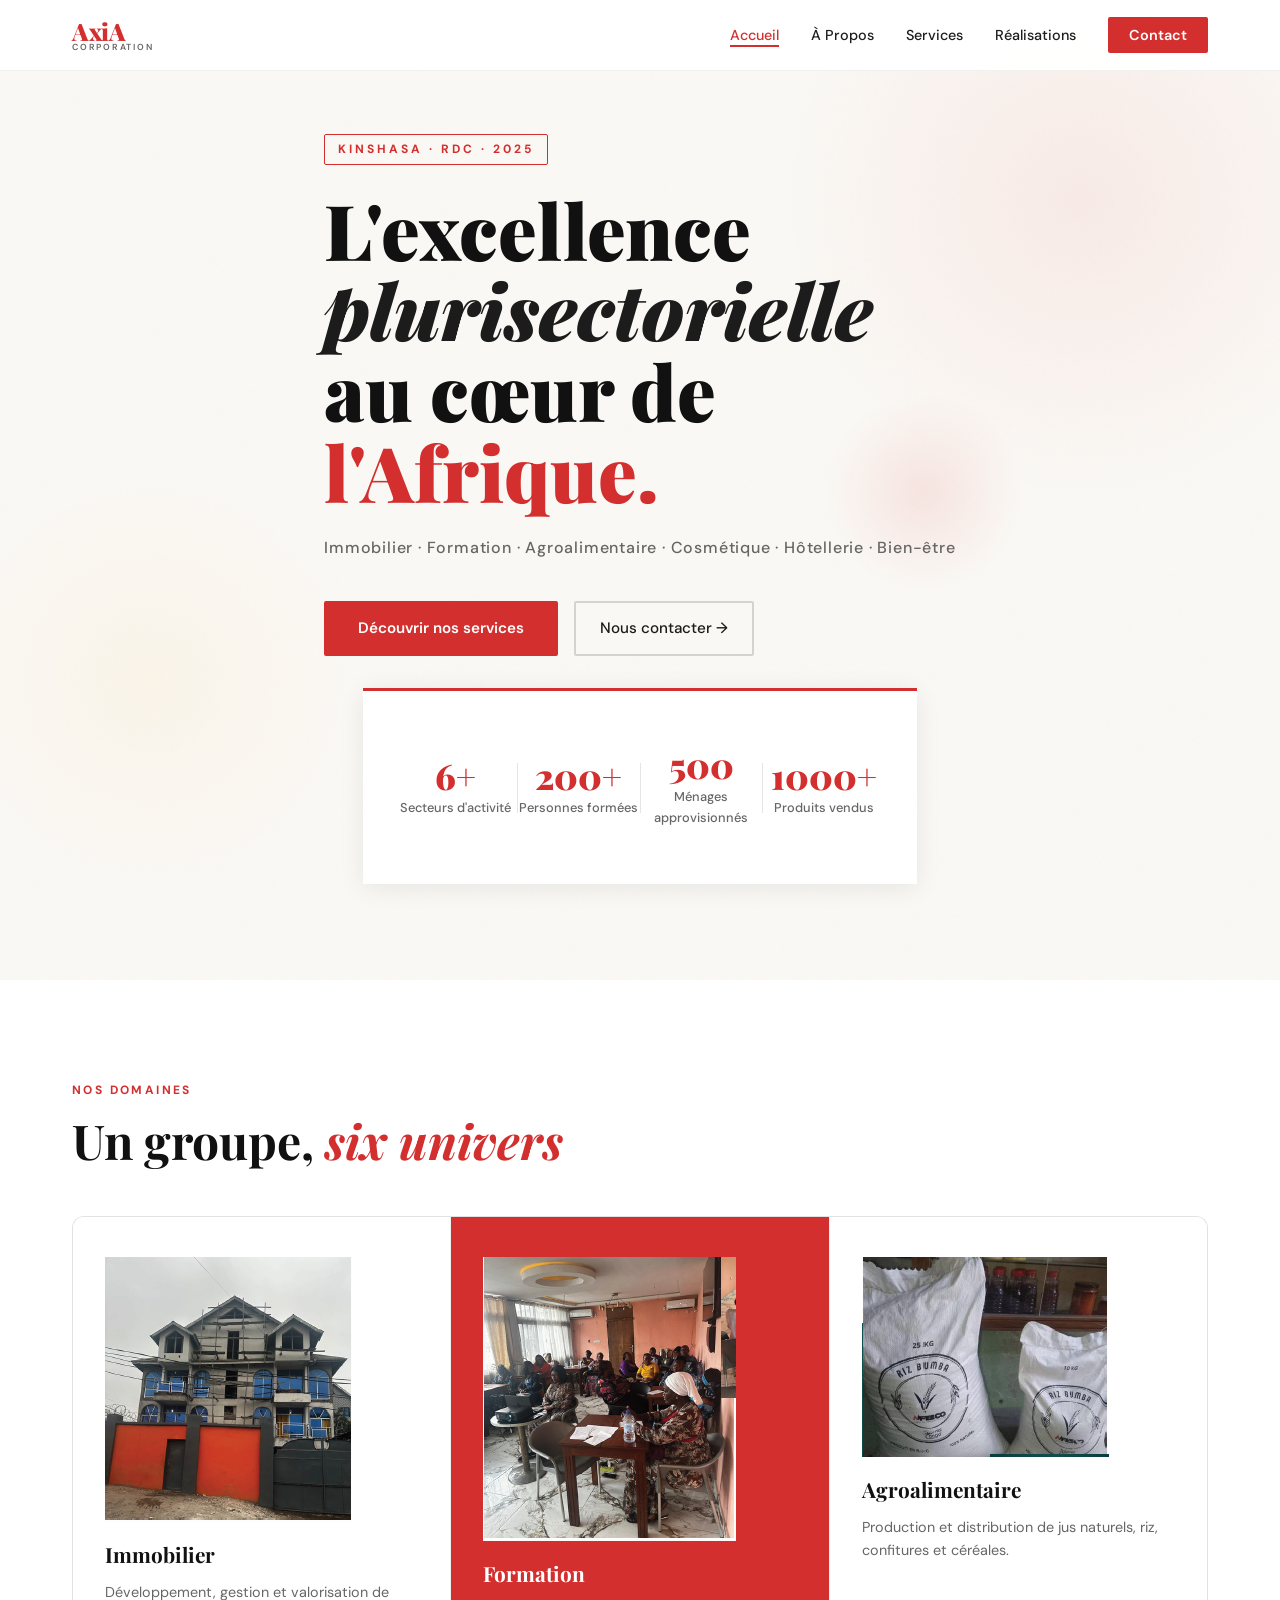
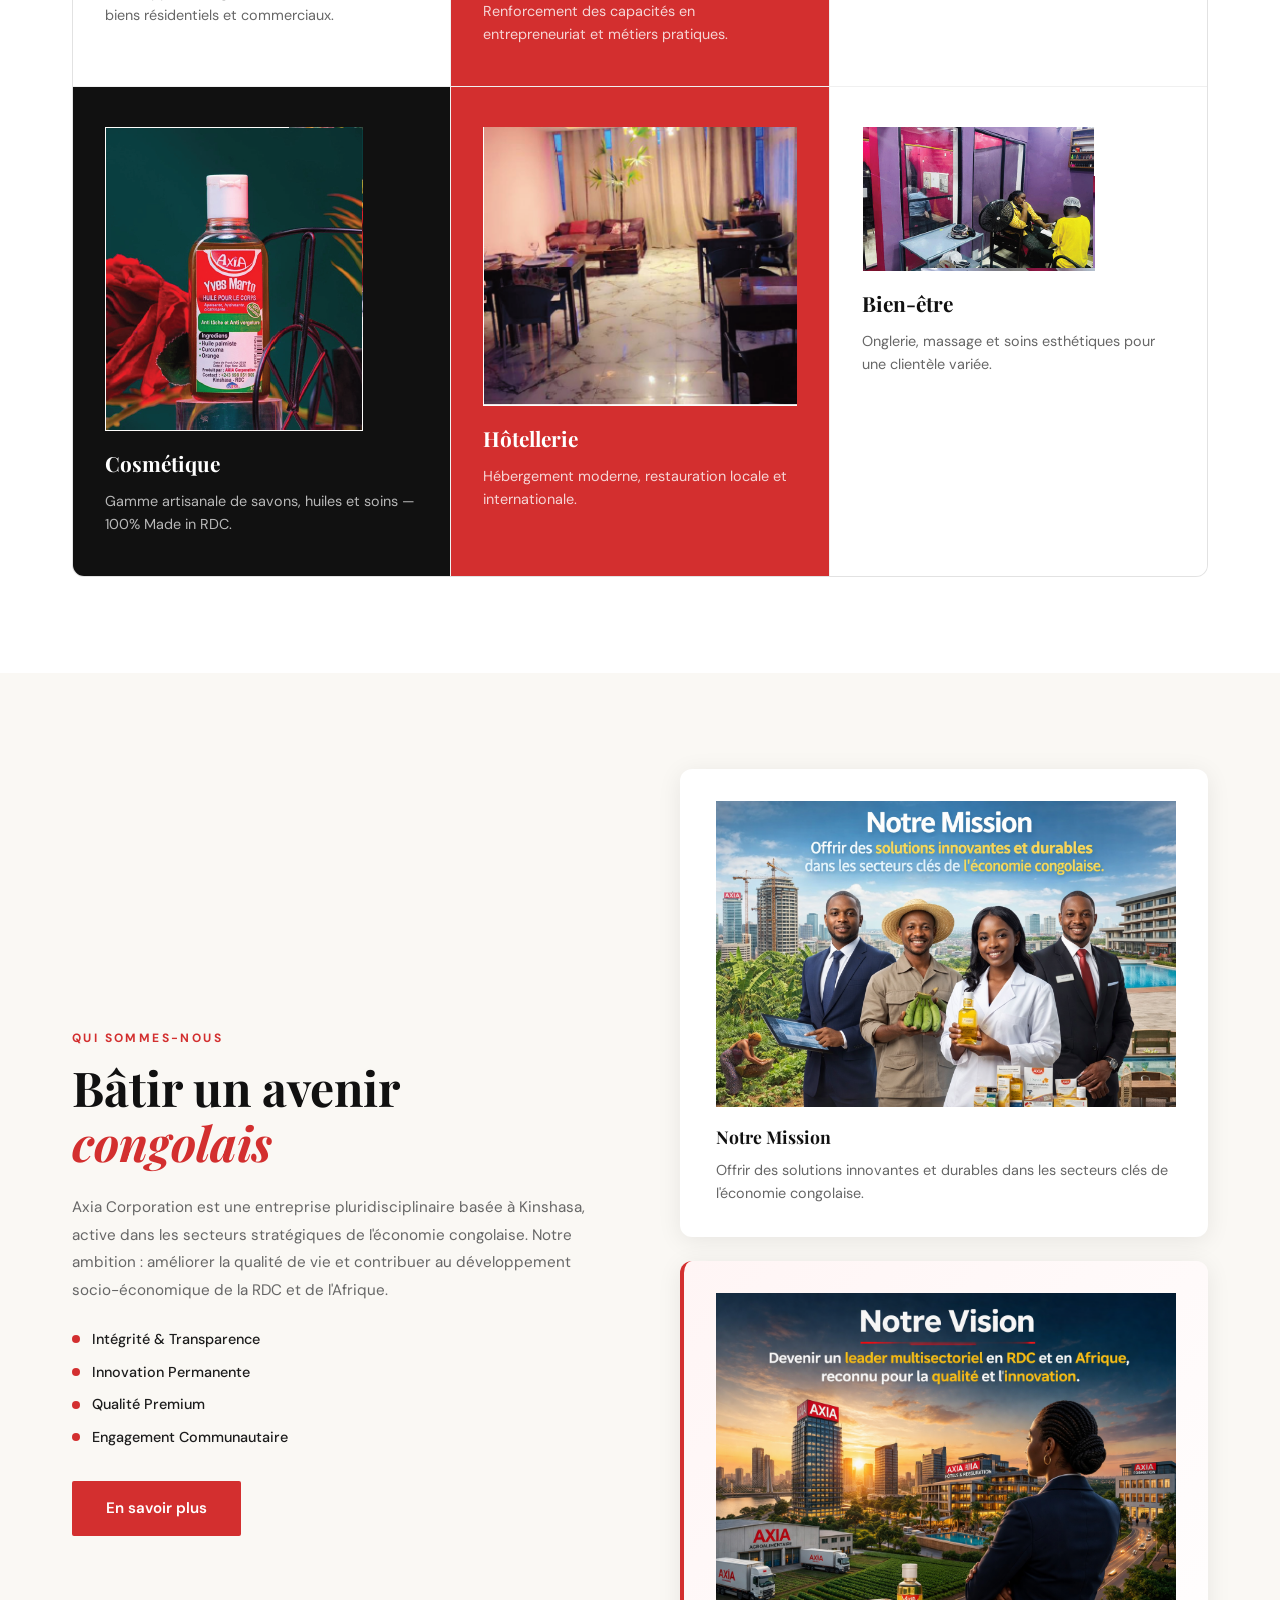
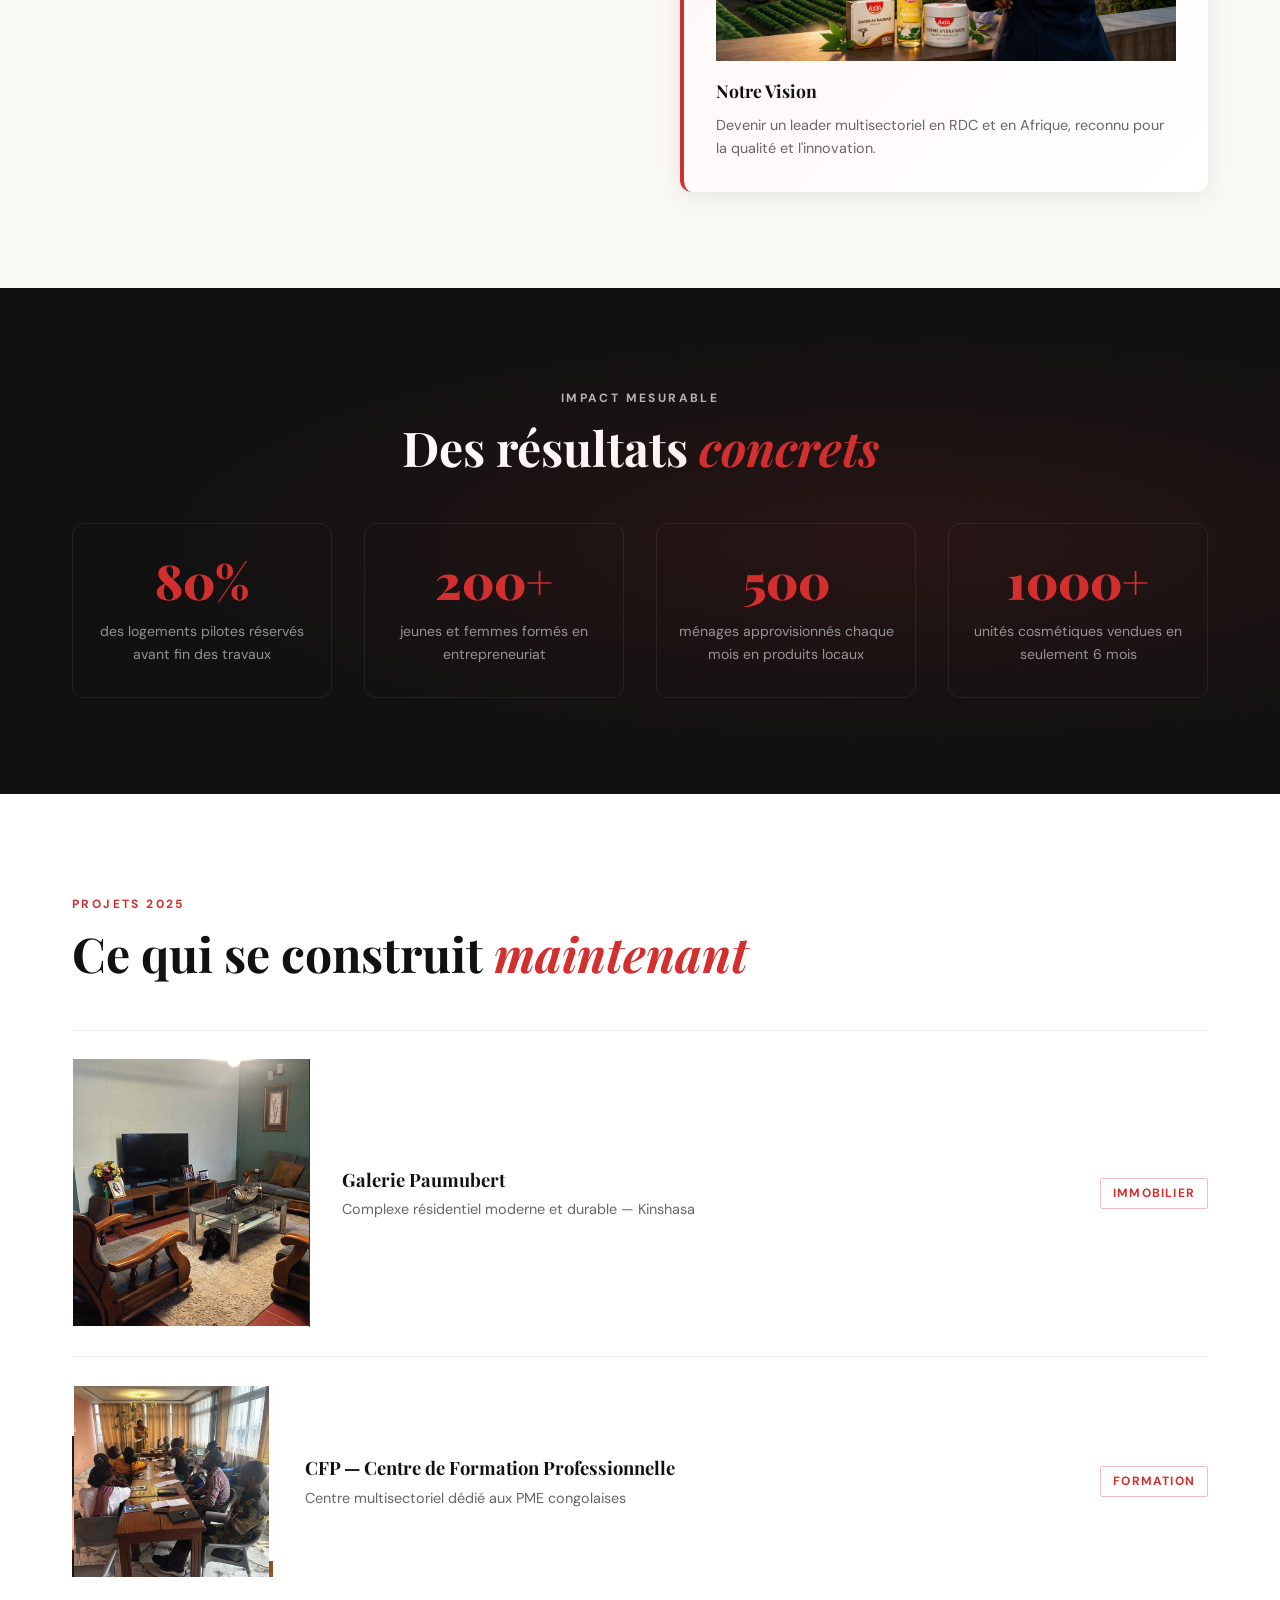
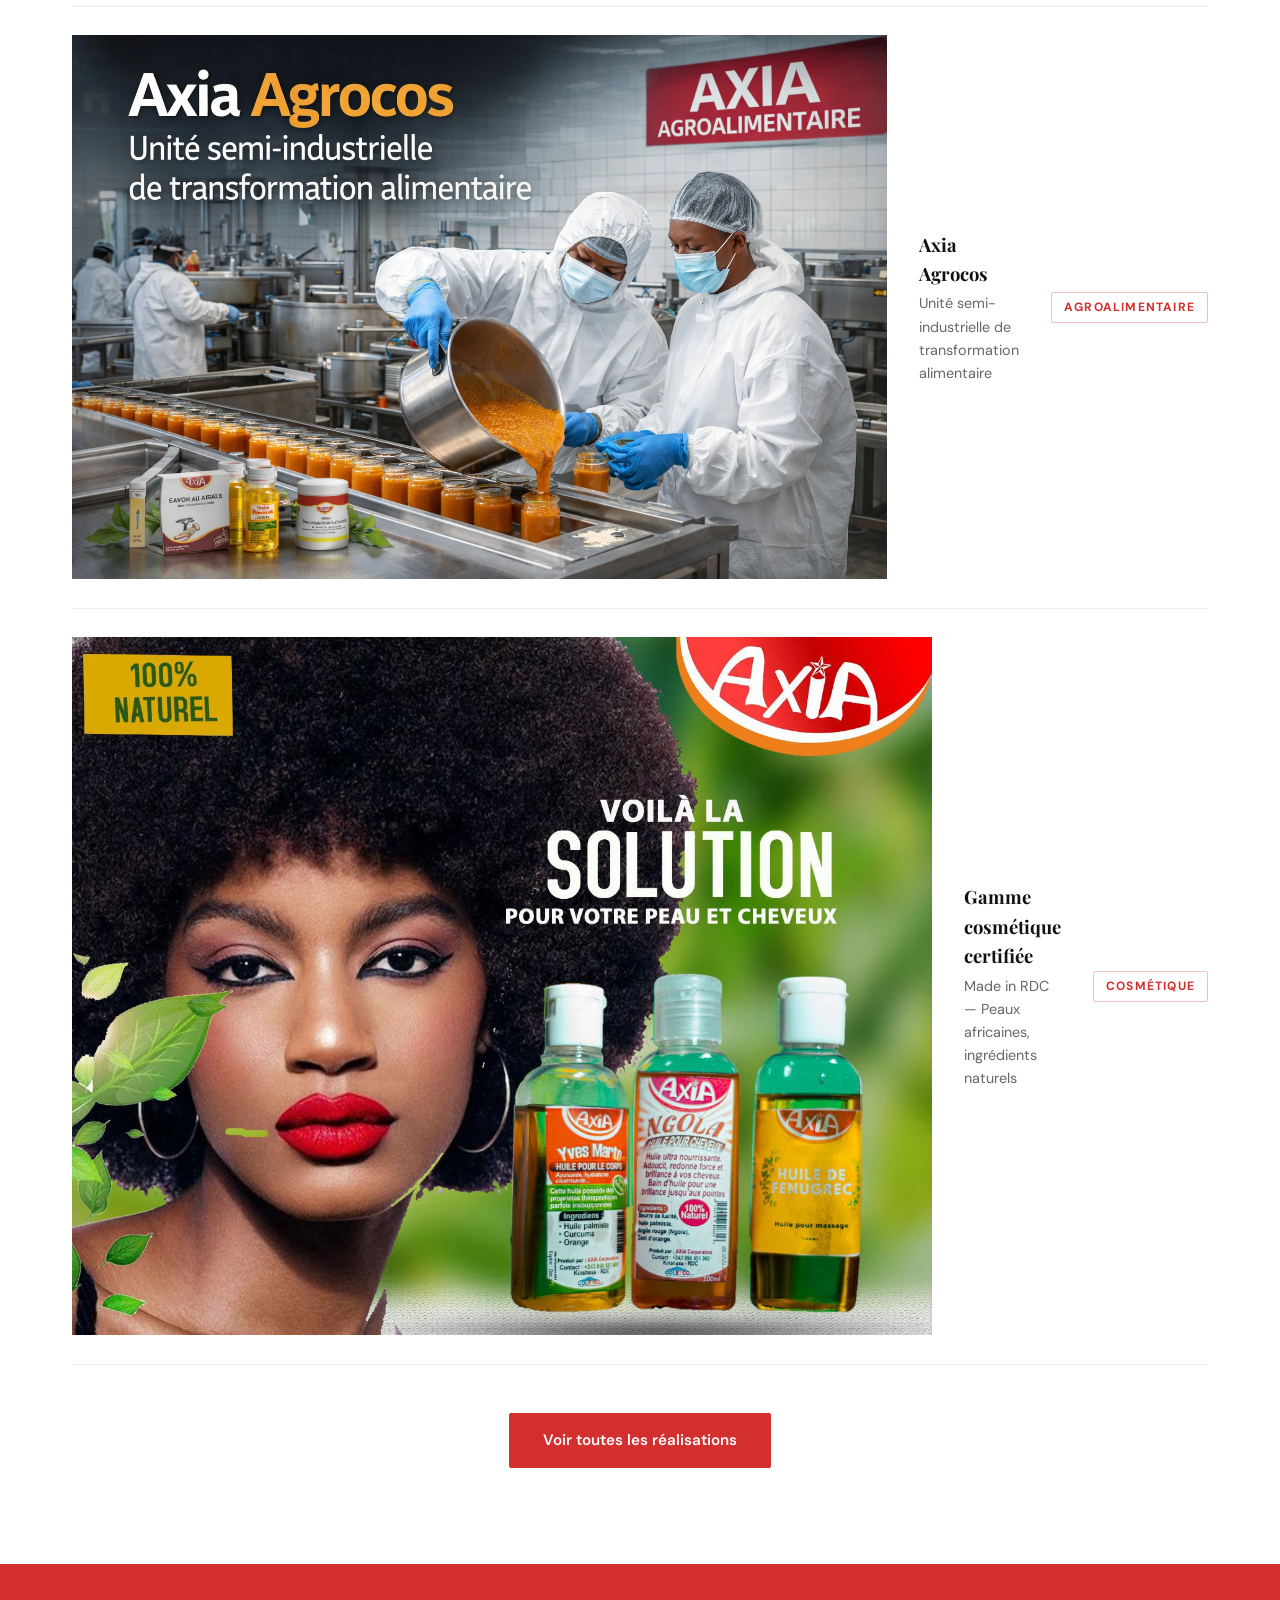
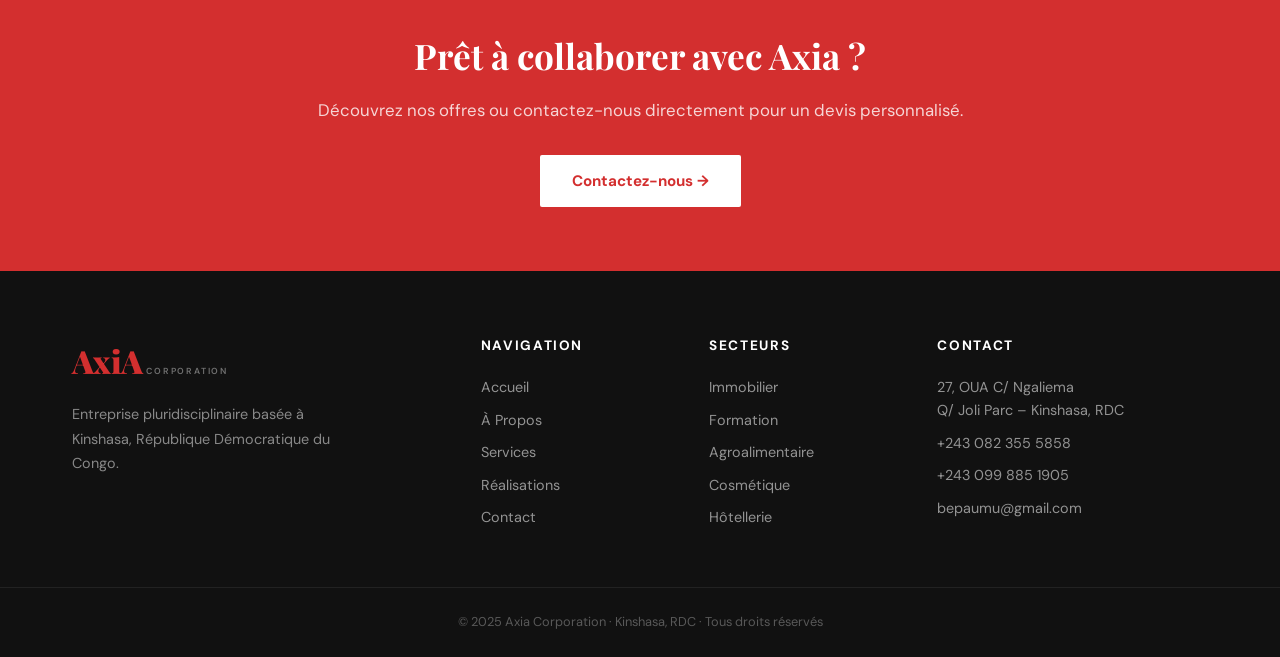
<file: index.html>
<!DOCTYPE html>
<html lang="fr">
<head>
  <meta charset="UTF-8" />
  <meta name="viewport" content="width=device-width, initial-scale=1.0" />
  <title>AXIA Corporation – Kinshasa, RDC</title>
  <link rel="stylesheet" href="css/main.css" />
  <link rel="stylesheet" href="css/home.css" />
  <link rel="preconnect" href="https://fonts.googleapis.com">
  <link href="https://fonts.googleapis.com/css2?family=Playfair+Display:wght@400;700;900&family=DM+Sans:wght@300;400;500;600&display=swap" rel="stylesheet">
</head>
<body>

  <!-- NAVIGATION -->
  <nav class="navbar" id="navbar">
    <div class="nav-container">
      <a href="index.html" class="nav-logo">
        <span class="logo-axia">AxiA</span>
        <span class="logo-corp">CORPORATION</span>
      </a>
      <ul class="nav-links">
        <li><a href="index.html" class="active">Accueil</a></li>
        <li><a href="pages/about.html">À Propos</a></li>
        <li><a href="pages/services.html">Services</a></li>
        <li><a href="pages/realisations.html">Réalisations</a></li>
        <li><a href="pages/contact.html" class="nav-cta">Contact</a></li>
      </ul>
      <button class="nav-burger" id="burger" aria-label="Menu">
        <span></span><span></span><span></span>
      </button>
    </div>
    <div class="nav-mobile" id="navMobile">
      <a href="index.html">Accueil</a>
      <a href="pages/about.html">À Propos</a>
      <a href="pages/services.html">Services</a>
      <a href="pages/realisations.html">Réalisations</a>
      <a href="pages/contact.html">Contact</a>
    </div>
  </nav>

  <!-- HERO -->
  <section class="hero">
    <div class="hero-bg">
      <div class="hero-grain"></div>
      <div class="hero-circle c1"></div>
      <div class="hero-circle c2"></div>
      <div class="hero-circle c3"></div>
    </div>
    <div class="hero-content">
      <div class="hero-tag reveal">Kinshasa · RDC · 2025</div>
      <h1 class="hero-title reveal delay-1">
        <span class="t-line">L'excellence</span>
        <span class="t-line italic">plurisectorielle</span>
        <span class="t-line">au cœur de</span>
        <span class="t-line t-red">l'Afrique.</span>
      </h1>
      <p class="hero-sub reveal delay-2">
        Immobilier · Formation · Agroalimentaire · Cosmétique · Hôtellerie · Bien-être
      </p>
      <div class="hero-actions reveal delay-3">
        <a href="pages/services.html" class="btn-primary">Découvrir nos services</a>
        <a href="pages/contact.html" class="btn-ghost">Nous contacter →</a>
      </div>
    </div>
    <div class="hero-stats reveal delay-4">
      <div class="stat">
        <span class="stat-n">6+</span>
        <span class="stat-l">Secteurs d'activité</span>
      </div>
      <div class="stat-sep"></div>
      <div class="stat">
        <span class="stat-n">200+</span>
        <span class="stat-l">Personnes formées</span>
      </div>
      <div class="stat-sep"></div>
      <div class="stat">
        <span class="stat-n">500</span>
        <span class="stat-l">Ménages approvisionnés</span>
      </div>
      <div class="stat-sep"></div>
      <div class="stat">
        <span class="stat-n">1000+</span>
        <span class="stat-l">Produits vendus</span>
      </div>
    </div>
  </section>

<!-- SECTEURS -->
<section class="sectors">
  <div class="container">
    <div class="section-header">
      <span class="section-tag">Nos domaines</span>
      <h2 class="section-title">Un groupe, <em>six univers</em></h2>
    </div>
    <div class="sectors-grid">
      <a href="pages/services.html#immobilier" class="sector-card">
        <div class="sc-icon"><img src="images/immobilier.png" alt="Immobilier"></div>
        <h3>Immobilier</h3>
        <p>Développement, gestion et valorisation de biens résidentiels et commerciaux.</p>
        <span class="sc-arrow">→</span>
      </a>
      <a href="pages/services.html#formation" class="sector-card sc-red">
        <div class="sc-icon"><img src="images/formation.png" alt="Formation"></div>
        <h3>Formation</h3>
        <p>Renforcement des capacités en entrepreneuriat et métiers pratiques.</p>
        <span class="sc-arrow">→</span>
      </a>
      <a href="pages/services.html#agro" class="sector-card">
        <div class="sc-icon"><img src="images/agro.png" alt="Agroalimentaire"></div>
        <h3>Agroalimentaire</h3>
        <p>Production et distribution de jus naturels, riz, confitures et céréales.</p>
        <span class="sc-arrow">→</span>
      </a>
      <a href="pages/services.html#cosmetique" class="sector-card sc-dark">
        <div class="sc-icon"><img src="images/cosmetique.png" alt="Cosmétique"></div>
        <h3>Cosmétique</h3>
        <p>Gamme artisanale de savons, huiles et soins — 100% Made in RDC.</p>
        <span class="sc-arrow">→</span>
      </a>
      <a href="pages/services.html#hotellerie" class="sector-card sc-red">
        <div class="sc-icon"><img src="images/hotellerie.png" alt="Hôtellerie"></div>
        <h3>Hôtellerie</h3>
        <p>Hébergement moderne, restauration locale et internationale.</p>
        <span class="sc-arrow">→</span>
      </a>
      <a href="pages/services.html#bienetre" class="sector-card">
        <div class="sc-icon"><img src="images/bienetre.png" alt="Bien-être"></div>
        <h3>Bien-être</h3>
        <p>Onglerie, massage et soins esthétiques pour une clientèle variée.</p>
        <span class="sc-arrow">→</span>
      </a>
    </div>
  </div>
</section>

<!-- MISSION / VISION -->
<section class="mvv">
  <div class="container">
    <div class="mvv-grid">
      <div class="mvv-text">
        <span class="section-tag">Qui sommes-nous</span>
        <h2 class="section-title">Bâtir un avenir<br><em>congolais</em></h2>
        <p>Axia Corporation est une entreprise pluridisciplinaire basée à Kinshasa, active dans les secteurs stratégiques de l'économie congolaise. Notre ambition : améliorer la qualité de vie et contribuer au développement socio-économique de la RDC et de l'Afrique.</p>
        <div class="mvv-values">
          <div class="val"><span class="val-dot"></span>Intégrité & Transparence</div>
          <div class="val"><span class="val-dot"></span>Innovation Permanente</div>
          <div class="val"><span class="val-dot"></span>Qualité Premium</div>
          <div class="val"><span class="val-dot"></span>Engagement Communautaire</div>
        </div>
        <a href="pages/about.html" class="btn-primary mt-2">En savoir plus</a>
      </div>
      <div class="mvv-cards">
        <div class="mvv-card">
          <div class="mvv-icon"><img src="images/mission.png" alt="Mission"></div>
          <h4>Notre Mission</h4>
          <p>Offrir des solutions innovantes et durables dans les secteurs clés de l'économie congolaise.</p>
        </div>
        <div class="mvv-card mvv-card-accent">
          <div class="mvv-icon"><img src="images/vision.png" alt="Vision"></div>
          <h4>Notre Vision</h4>
          <p>Devenir un leader multisectoriel en RDC et en Afrique, reconnu pour la qualité et l'innovation.</p>
        </div>
      </div>
    </div>
  </div>
</section>

  <!-- CHIFFRES CLÉS -->
  <section class="impact">
    <div class="container">
      <div class="section-header centered">
        <span class="section-tag white">Impact mesurable</span>
        <h2 class="section-title white">Des résultats <em>concrets</em></h2>
      </div>
      <div class="impact-grid">
        <div class="impact-card">
          <span class="impact-n">80%</span>
          <p>des logements pilotes réservés avant fin des travaux</p>
        </div>
        <div class="impact-card">
          <span class="impact-n">200+</span>
          <p>jeunes et femmes formés en entrepreneuriat</p>
        </div>
        <div class="impact-card">
          <span class="impact-n">500</span>
          <p>ménages approvisionnés chaque mois en produits locaux</p>
        </div>
        <div class="impact-card">
          <span class="impact-n">1000+</span>
          <p>unités cosmétiques vendues en seulement 6 mois</p>
        </div>
      </div>
    </div>
  </section>

 <!-- PROJETS EN COURS -->
<section class="projects">
  <div class="container">
    <div class="section-header">
      <span class="section-tag">Projets 2025</span>
      <h2 class="section-title">Ce qui se construit <em>maintenant</em></h2>
    </div>
    <div class="projects-list">
      <div class="proj-item">
        <div class="proj-icon"><img src="images/projet-immobilier.png" alt="Immobilier"></div>
        <div class="proj-info">
          <h3>Galerie Paumubert</h3>
          <p>Complexe résidentiel moderne et durable — Kinshasa</p>
        </div>
        <span class="proj-tag">Immobilier</span>
      </div>
      <div class="proj-item">
        <div class="proj-icon"><img src="images/projet-formation.png" alt="Formation"></div>
        <div class="proj-info">
          <h3>CFP — Centre de Formation Professionnelle</h3>
          <p>Centre multisectoriel dédié aux PME congolaises</p>
        </div>
        <span class="proj-tag">Formation</span>
      </div>
      <div class="proj-item">
        <div class="proj-icon"><img src="images/projet-agro.png" alt="Agroalimentaire"></div>
        <div class="proj-info">
          <h3>Axia Agrocos</h3>
          <p>Unité semi-industrielle de transformation alimentaire</p>
        </div>
        <span class="proj-tag">Agroalimentaire</span>
      </div>
      <div class="proj-item">
        <div class="proj-icon"><img src="images/projet-cosmetique.png" alt="Cosmétique"></div>
        <div class="proj-info">
          <h3>Gamme cosmétique certifiée</h3>
          <p>Made in RDC — Peaux africaines, ingrédients naturels</p>
        </div>
        <span class="proj-tag">Cosmétique</span>
      </div>
    </div>
    <div class="projects-cta">
      <a href="pages/realisations.html" class="btn-primary">Voir toutes les réalisations</a>
    </div>
  </div>
</section>

  <!-- CTA FINAL -->
  <section class="cta-band">
    <div class="container cta-inner">
      <h2>Prêt à collaborer avec Axia ?</h2>
      <p>Découvrez nos offres ou contactez-nous directement pour un devis personnalisé.</p>
      <a href="pages/contact.html" class="btn-white">Contactez-nous →</a>
    </div>
  </section>

  <!-- FOOTER -->
  <footer class="footer">
    <div class="container footer-grid">
      <div class="footer-brand">
        <span class="logo-axia">AxiA</span>
        <span class="logo-corp">CORPORATION</span>
        <p>Entreprise pluridisciplinaire basée à Kinshasa, République Démocratique du Congo.</p>
      </div>
      <div class="footer-col">
        <h5>Navigation</h5>
        <a href="index.html">Accueil</a>
        <a href="pages/about.html">À Propos</a>
        <a href="pages/services.html">Services</a>
        <a href="pages/realisations.html">Réalisations</a>
        <a href="pages/contact.html">Contact</a>
      </div>
      <div class="footer-col">
        <h5>Secteurs</h5>
        <a href="pages/services.html#immobilier">Immobilier</a>
        <a href="pages/services.html#formation">Formation</a>
        <a href="pages/services.html#agro">Agroalimentaire</a>
        <a href="pages/services.html#cosmetique">Cosmétique</a>
        <a href="pages/services.html#hotellerie">Hôtellerie</a>
      </div>
      <div class="footer-col">
        <h5>Contact</h5>
        <p>27, OUA C/ Ngaliema<br>Q/ Joli Parc – Kinshasa, RDC</p>
        <a href="tel:+2430823555858">+243 082 355 5858</a>
        <a href="tel:+2430998851905">+243 099 885 1905</a>
        <a href="mailto:bepaumu@gmail.com">bepaumu@gmail.com</a>
      </div>
    </div>
    <div class="footer-bottom">
      <p>© 2025 Axia Corporation · Kinshasa, RDC · Tous droits réservés</p>
    </div>
  </footer>

  <script src="js/main.js"></script>
</body>
</html>
</file>
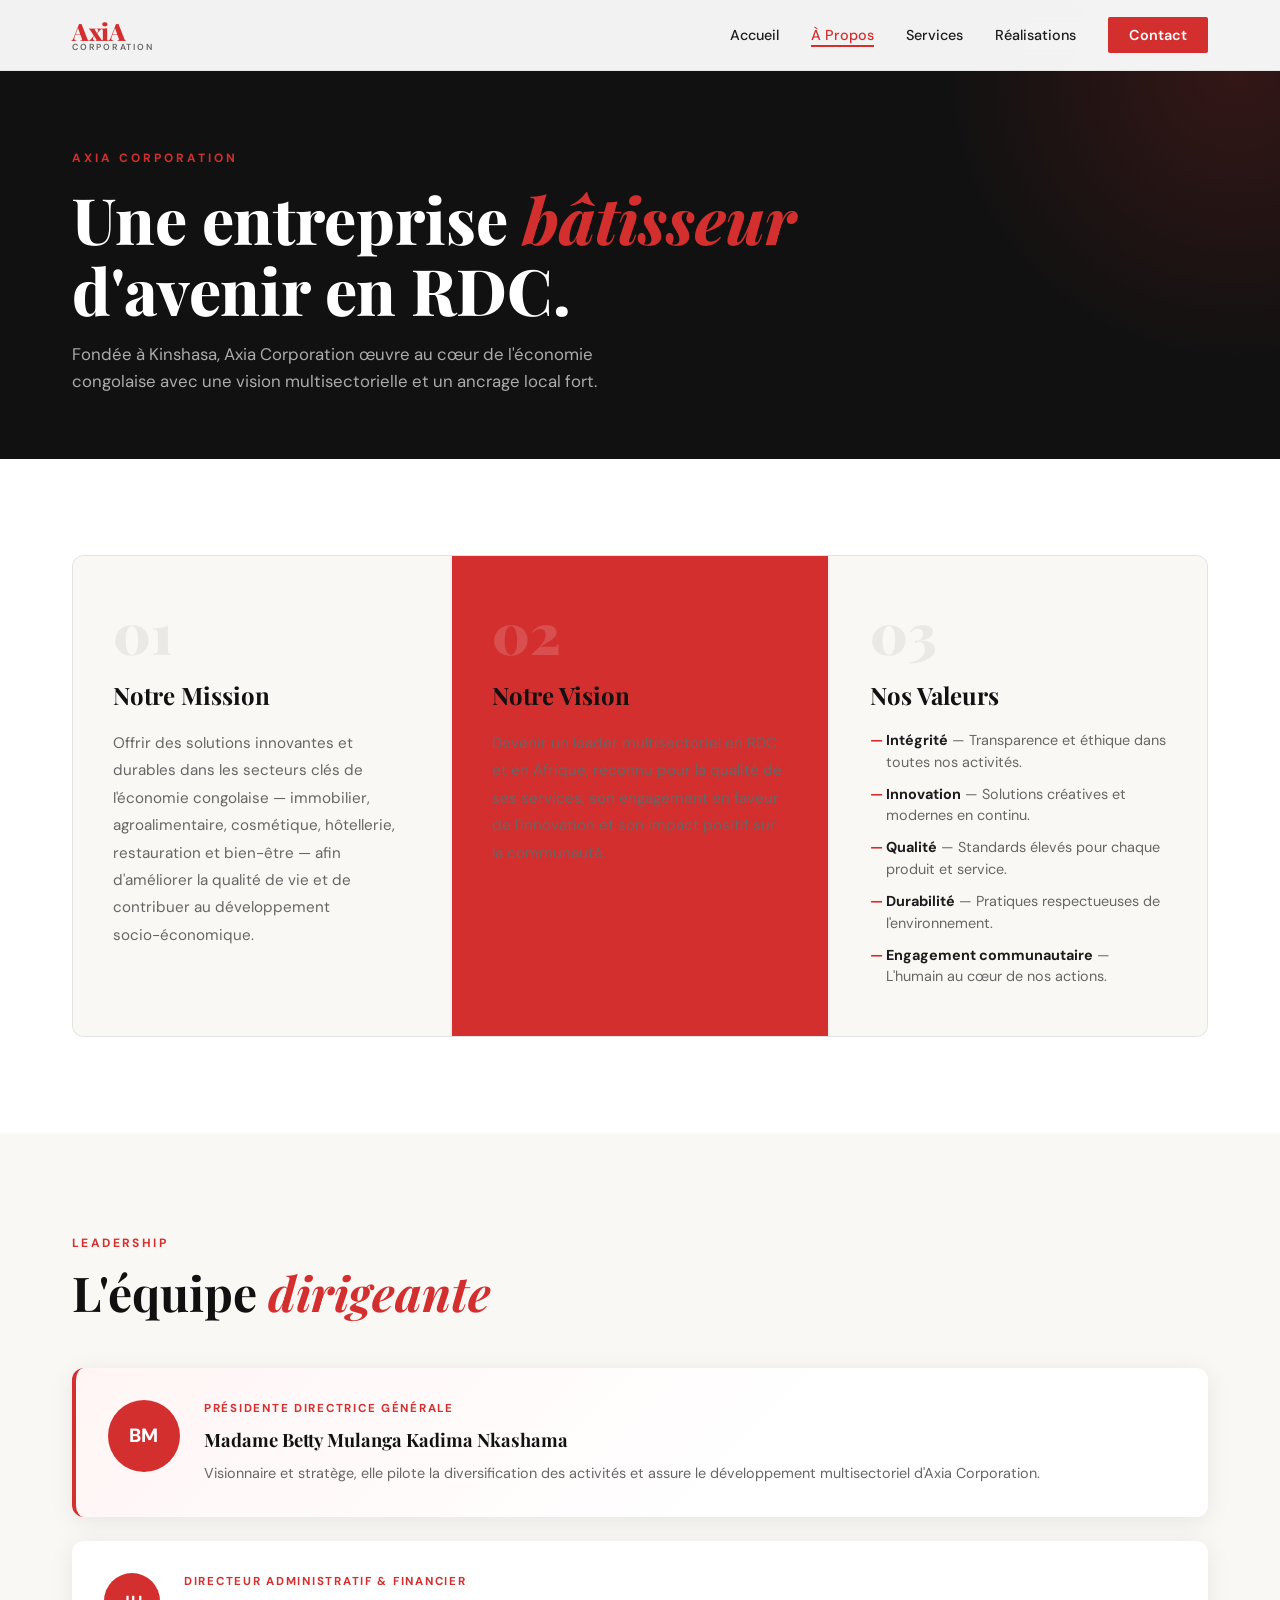
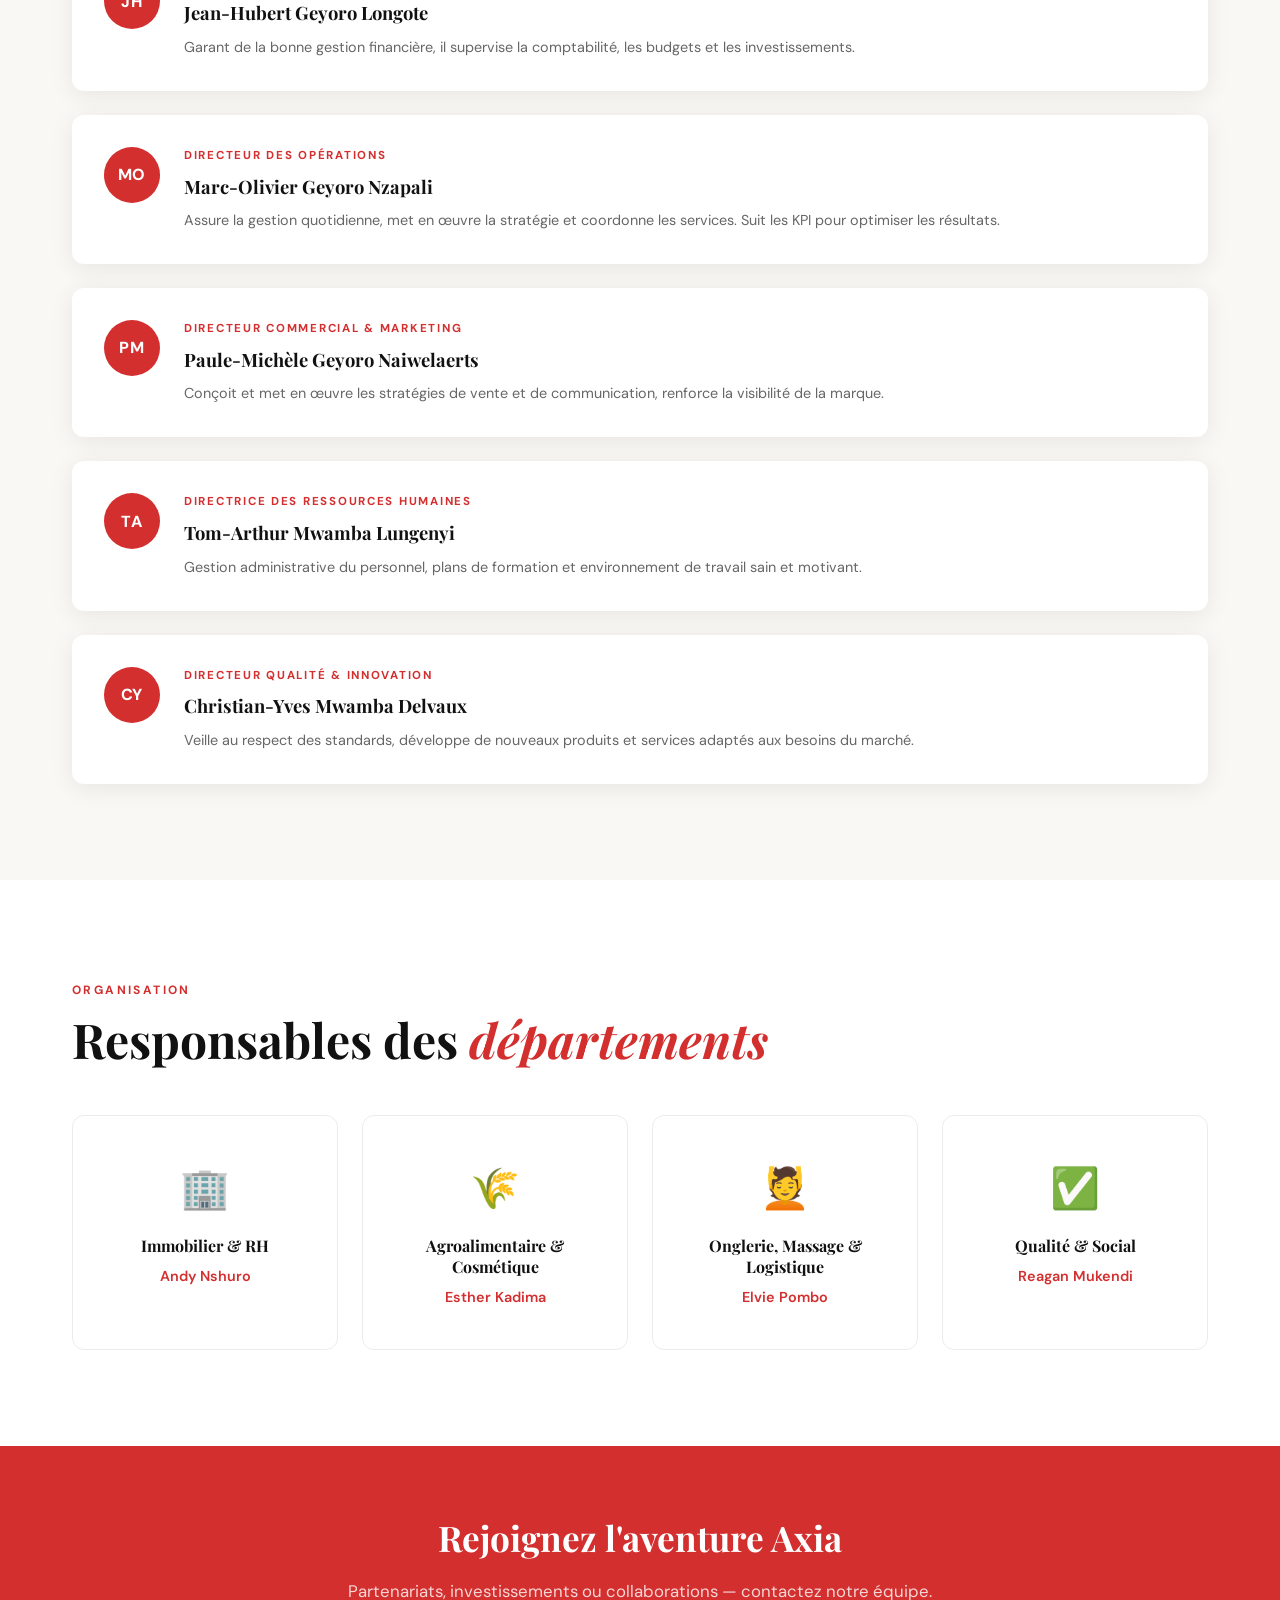
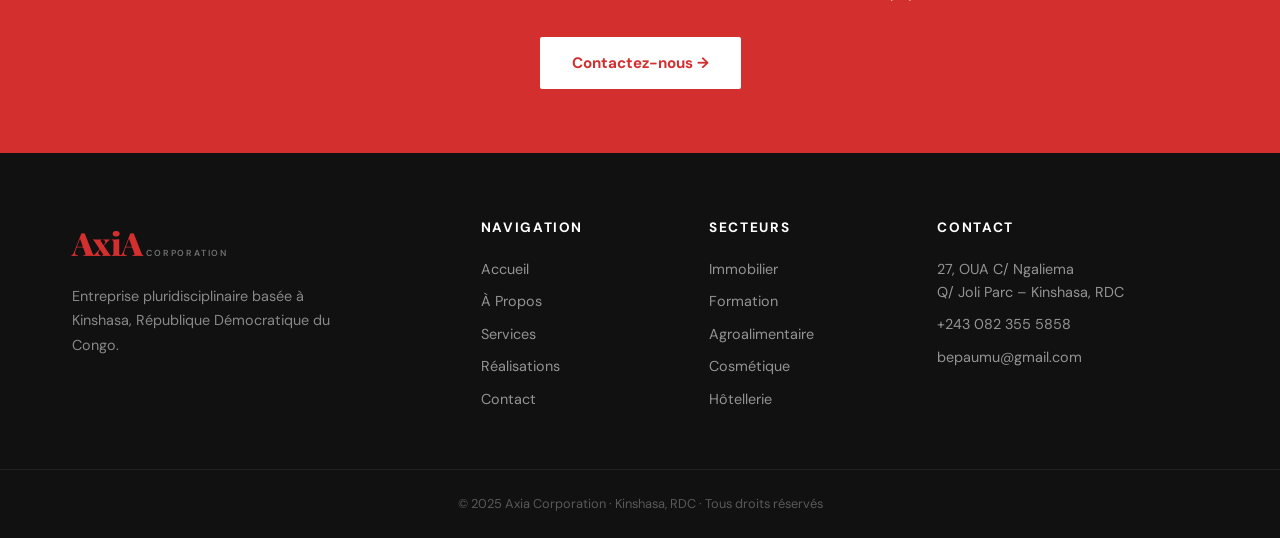
<file: pages/about.html>
<!DOCTYPE html>
<html lang="fr">
<head>
  <meta charset="UTF-8" />
  <meta name="viewport" content="width=device-width, initial-scale=1.0" />
  <title>À Propos – AXIA Corporation</title>
  <link rel="stylesheet" href="../css/main.css" />
  <link rel="stylesheet" href="../css/about.css" />
  <link rel="preconnect" href="https://fonts.googleapis.com">
  <link href="https://fonts.googleapis.com/css2?family=Playfair+Display:wght@400;700;900&family=DM+Sans:wght@300;400;500;600&display=swap" rel="stylesheet">
</head>
<body>
  <nav class="navbar" id="navbar">
    <div class="nav-container">
      <a href="../index.html" class="nav-logo">
        <span class="logo-axia">AxiA</span>
        <span class="logo-corp">CORPORATION</span>
      </a>
      <ul class="nav-links">
        <li><a href="../index.html">Accueil</a></li>
        <li><a href="about.html" class="active">À Propos</a></li>
        <li><a href="services.html">Services</a></li>
        <li><a href="realisations.html">Réalisations</a></li>
        <li><a href="contact.html" class="nav-cta">Contact</a></li>
      </ul>
      <button class="nav-burger" id="burger" aria-label="Menu">
        <span></span><span></span><span></span>
      </button>
    </div>
    <div class="nav-mobile" id="navMobile">
      <a href="../index.html">Accueil</a>
      <a href="about.html">À Propos</a>
      <a href="services.html">Services</a>
      <a href="realisations.html">Réalisations</a>
      <a href="contact.html">Contact</a>
    </div>
  </nav>

  <section class="page-hero">
    <div class="container">
      <span class="page-hero-tag">Axia Corporation</span>
      <h1>Une entreprise <em>bâtisseur</em><br>d'avenir en RDC.</h1>
      <p>Fondée à Kinshasa, Axia Corporation œuvre au cœur de l'économie congolaise avec une vision multisectorielle et un ancrage local fort.</p>
    </div>
  </section>

  <!-- MISSION / VISION / VALEURS -->
  <section class="mvv-full">
    <div class="container">
      <div class="mvv-3col">
        <div class="mvv3-card">
          <div class="mvv3-num">01</div>
          <h3>Notre Mission</h3>
          <p>Offrir des solutions innovantes et durables dans les secteurs clés de l'économie congolaise — immobilier, agroalimentaire, cosmétique, hôtellerie, restauration et bien-être — afin d'améliorer la qualité de vie et de contribuer au développement socio-économique.</p>
        </div>
        <div class="mvv3-card mvv3-accent">
          <div class="mvv3-num">02</div>
          <h3>Notre Vision</h3>
          <p>Devenir un leader multisectoriel en RDC et en Afrique, reconnu pour la qualité de ses services, son engagement en faveur de l'innovation et son impact positif sur la communauté.</p>
        </div>
        <div class="mvv3-card">
          <div class="mvv3-num">03</div>
          <h3>Nos Valeurs</h3>
          <ul class="val-list">
            <li><strong>Intégrité</strong> — Transparence et éthique dans toutes nos activités.</li>
            <li><strong>Innovation</strong> — Solutions créatives et modernes en continu.</li>
            <li><strong>Qualité</strong> — Standards élevés pour chaque produit et service.</li>
            <li><strong>Durabilité</strong> — Pratiques respectueuses de l'environnement.</li>
            <li><strong>Engagement communautaire</strong> — L'humain au cœur de nos actions.</li>
          </ul>
        </div>
      </div>
    </div>
  </section>

  <!-- ÉQUIPE DIRIGEANTE -->
  <section class="team">
    <div class="container">
      <div class="section-header">
        <span class="section-tag">Leadership</span>
        <h2 class="section-title">L'équipe <em>dirigeante</em></h2>
      </div>
      <div class="team-grid">
        <div class="team-card featured">
          <div class="team-avatar">BM</div>
          <div class="team-info">
            <span class="team-role">Présidente Directrice Générale</span>
            <h3>Madame Betty Mulanga Kadima Nkashama</h3>
            <p>Visionnaire et stratège, elle pilote la diversification des activités et assure le développement multisectoriel d'Axia Corporation.</p>
          </div>
        </div>
        <div class="team-card">
          <div class="team-avatar">JH</div>
          <div class="team-info">
            <span class="team-role">Directeur Administratif & Financier</span>
            <h3>Jean-Hubert Geyoro Longote</h3>
            <p>Garant de la bonne gestion financière, il supervise la comptabilité, les budgets et les investissements.</p>
          </div>
        </div>
        <div class="team-card">
          <div class="team-avatar">MO</div>
          <div class="team-info">
            <span class="team-role">Directeur des Opérations</span>
            <h3>Marc-Olivier Geyoro Nzapali</h3>
            <p>Assure la gestion quotidienne, met en œuvre la stratégie et coordonne les services. Suit les KPI pour optimiser les résultats.</p>
          </div>
        </div>
        <div class="team-card">
          <div class="team-avatar">PM</div>
          <div class="team-info">
            <span class="team-role">Directeur Commercial & Marketing</span>
            <h3>Paule-Michèle Geyoro Naiwelaerts</h3>
            <p>Conçoit et met en œuvre les stratégies de vente et de communication, renforce la visibilité de la marque.</p>
          </div>
        </div>
        <div class="team-card">
          <div class="team-avatar">TA</div>
          <div class="team-info">
            <span class="team-role">Directrice des Ressources Humaines</span>
            <h3>Tom-Arthur Mwamba Lungenyi</h3>
            <p>Gestion administrative du personnel, plans de formation et environnement de travail sain et motivant.</p>
          </div>
        </div>
        <div class="team-card">
          <div class="team-avatar">CY</div>
          <div class="team-info">
            <span class="team-role">Directeur Qualité & Innovation</span>
            <h3>Christian-Yves Mwamba Delvaux</h3>
            <p>Veille au respect des standards, développe de nouveaux produits et services adaptés aux besoins du marché.</p>
          </div>
        </div>
      </div>
    </div>
  </section>

  <!-- RESPONSABLES DÉPARTEMENTS -->
  <section class="depts">
    <div class="container">
      <div class="section-header">
        <span class="section-tag">Organisation</span>
        <h2 class="section-title">Responsables des <em>départements</em></h2>
      </div>
      <div class="depts-grid">
        <div class="dept-card">
          <span class="dept-icon">🏢</span>
          <h4>Immobilier & RH</h4>
          <p class="dept-name">Andy Nshuro</p>
        </div>
        <div class="dept-card">
          <span class="dept-icon">🌾</span>
          <h4>Agroalimentaire & Cosmétique</h4>
          <p class="dept-name">Esther Kadima</p>
        </div>
        <div class="dept-card">
          <span class="dept-icon">💆</span>
          <h4>Onglerie, Massage & Logistique</h4>
          <p class="dept-name">Elvie Pombo</p>
        </div>
        <div class="dept-card">
          <span class="dept-icon">✅</span>
          <h4>Qualité & Social</h4>
          <p class="dept-name">Reagan Mukendi</p>
        </div>
      </div>
    </div>
  </section>

  <section class="cta-band">
    <div class="container cta-inner">
      <h2>Rejoignez l'aventure Axia</h2>
      <p>Partenariats, investissements ou collaborations — contactez notre équipe.</p>
      <a href="contact.html" class="btn-white">Contactez-nous →</a>
    </div>
  </section>

  <footer class="footer">
    <div class="container footer-grid">
      <div class="footer-brand">
        <span class="logo-axia">AxiA</span>
        <span class="logo-corp">CORPORATION</span>
        <p>Entreprise pluridisciplinaire basée à Kinshasa, République Démocratique du Congo.</p>
      </div>
      <div class="footer-col">
        <h5>Navigation</h5>
        <a href="../index.html">Accueil</a>
        <a href="about.html">À Propos</a>
        <a href="services.html">Services</a>
        <a href="realisations.html">Réalisations</a>
        <a href="contact.html">Contact</a>
      </div>
      <div class="footer-col">
        <h5>Secteurs</h5>
        <a href="services.html#immobilier">Immobilier</a>
        <a href="services.html#formation">Formation</a>
        <a href="services.html#agro">Agroalimentaire</a>
        <a href="services.html#cosmetique">Cosmétique</a>
        <a href="services.html#hotellerie">Hôtellerie</a>
      </div>
      <div class="footer-col">
        <h5>Contact</h5>
        <p>27, OUA C/ Ngaliema<br>Q/ Joli Parc – Kinshasa, RDC</p>
        <a href="tel:+2430823555858">+243 082 355 5858</a>
        <a href="mailto:bepaumu@gmail.com">bepaumu@gmail.com</a>
      </div>
    </div>
    <div class="footer-bottom">
      <p>© 2025 Axia Corporation · Kinshasa, RDC · Tous droits réservés</p>
    </div>
  </footer>
  <script src="../js/main.js"></script>
</body>
</html>
</file>
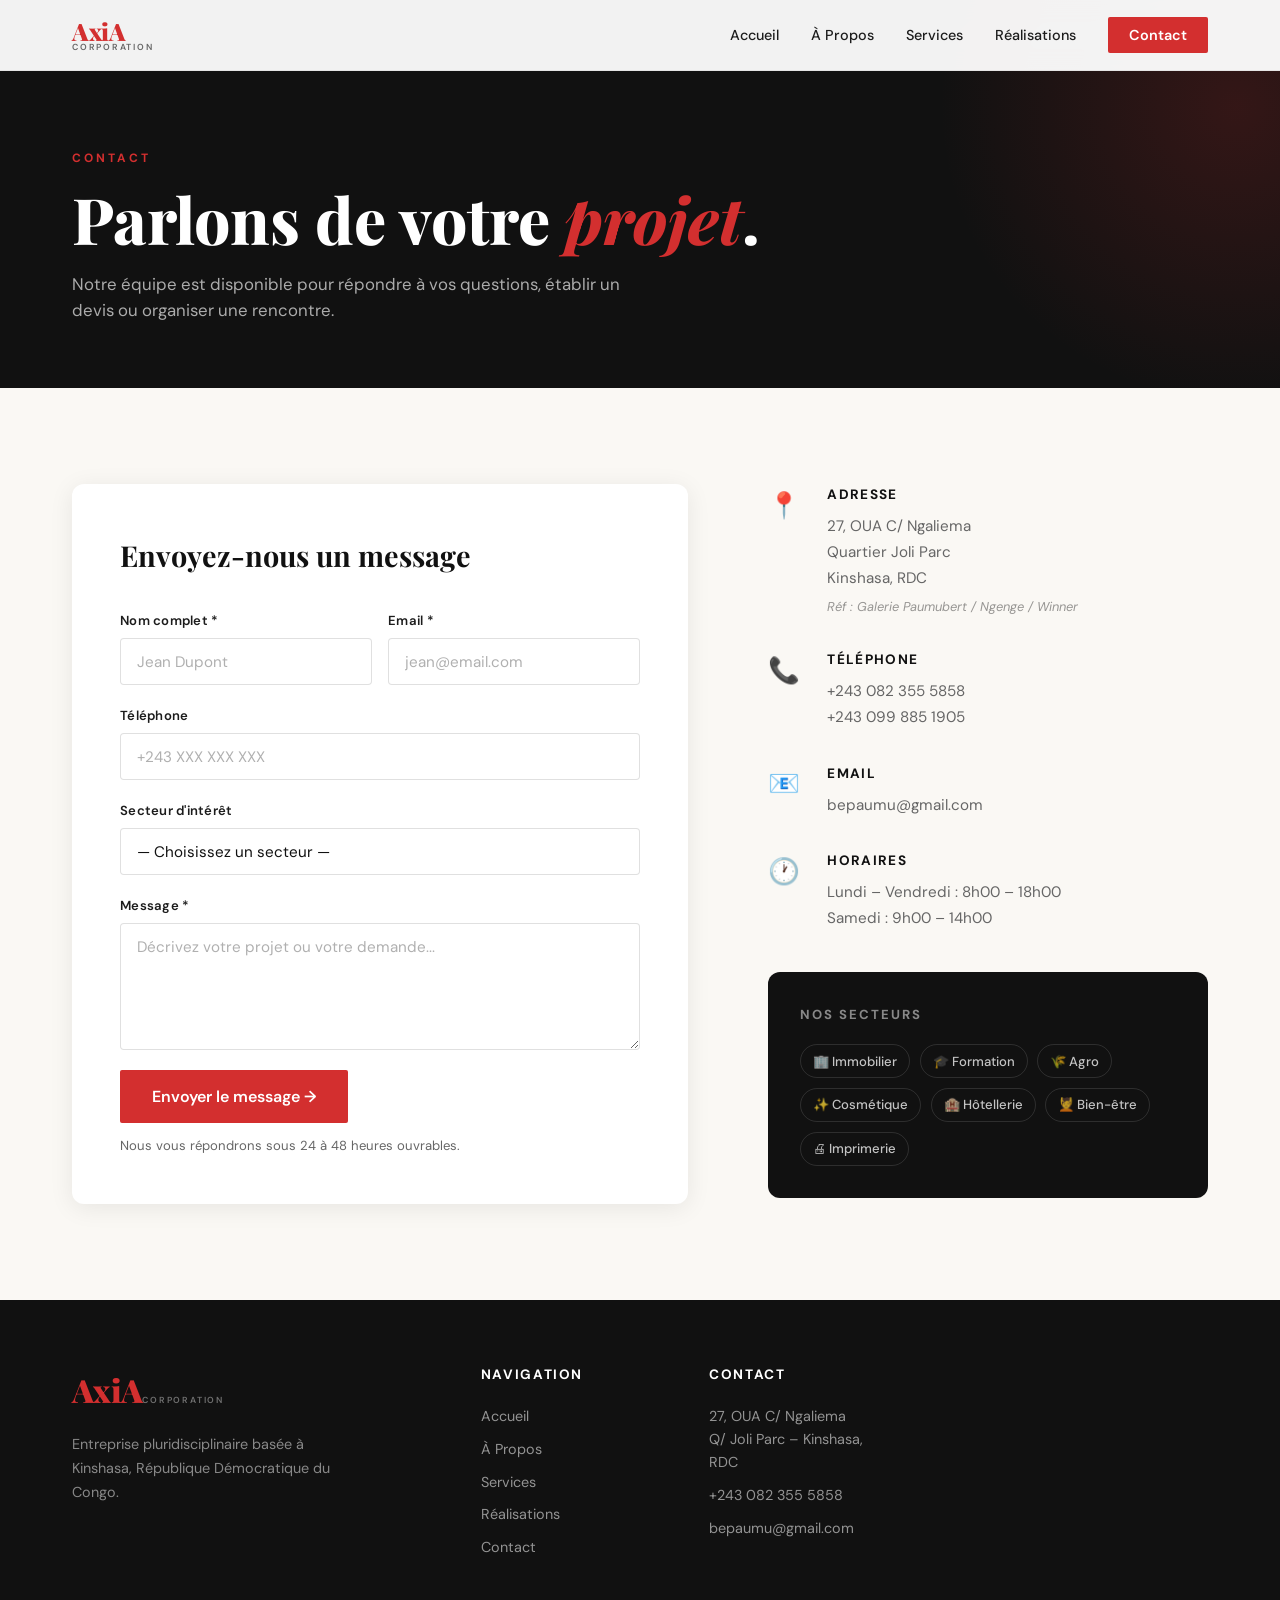
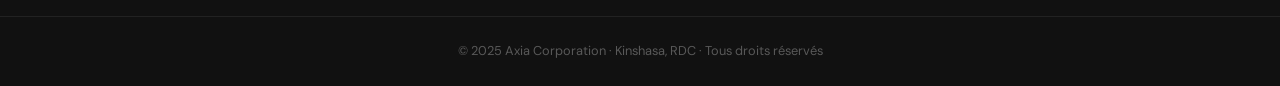
<file: pages/contact.html>
<!DOCTYPE html>
<html lang="fr">
<head>
  <meta charset="UTF-8" />
  <meta name="viewport" content="width=device-width, initial-scale=1.0" />
  <title>Contact – AXIA Corporation</title>
  <link rel="stylesheet" href="../css/main.css" />
  <link rel="stylesheet" href="../css/contact.css" />
  <link rel="preconnect" href="https://fonts.googleapis.com">
  <link href="https://fonts.googleapis.com/css2?family=Playfair+Display:wght@400;700;900&family=DM+Sans:wght@300;400;500;600&display=swap" rel="stylesheet">
</head>
<body>
  <nav class="navbar" id="navbar">
    <div class="nav-container">
      <a href="../index.html" class="nav-logo">
        <span class="logo-axia">AxiA</span>
        <span class="logo-corp">CORPORATION</span>
      </a>
      <ul class="nav-links">
        <li><a href="../index.html">Accueil</a></li>
        <li><a href="about.html">À Propos</a></li>
        <li><a href="services.html">Services</a></li>
        <li><a href="realisations.html">Réalisations</a></li>
        <li><a href="contact.html" class="nav-cta active">Contact</a></li>
      </ul>
      <button class="nav-burger" id="burger" aria-label="Menu"><span></span><span></span><span></span></button>
    </div>
    <div class="nav-mobile" id="navMobile">
      <a href="../index.html">Accueil</a>
      <a href="about.html">À Propos</a>
      <a href="services.html">Services</a>
      <a href="realisations.html">Réalisations</a>
      <a href="contact.html">Contact</a>
    </div>
  </nav>

  <section class="page-hero">
    <div class="container">
      <span class="page-hero-tag">Contact</span>
      <h1>Parlons de votre <em>projet</em>.</h1>
      <p>Notre équipe est disponible pour répondre à vos questions, établir un devis ou organiser une rencontre.</p>
    </div>
  </section>

  <!-- CONTACT MAIN -->
  <section class="contact-main">
    <div class="container">
      <div class="contact-grid">

        <!-- FORM -->
        <div class="contact-form-wrap">
          <h2>Envoyez-nous un message</h2>
          <form class="contact-form" id="contactForm">
            <div class="form-row">
              <div class="form-group">
                <label for="nom">Nom complet *</label>
                <input type="text" id="nom" name="nom" placeholder="Jean Dupont" required />
              </div>
              <div class="form-group">
                <label for="email">Email *</label>
                <input type="email" id="email" name="email" placeholder="jean@email.com" required />
              </div>
            </div>
            <div class="form-group">
              <label for="tel">Téléphone</label>
              <input type="tel" id="tel" name="tel" placeholder="+243 XXX XXX XXX" />
            </div>
            <div class="form-group">
              <label for="secteur">Secteur d'intérêt</label>
              <select id="secteur" name="secteur">
                <option value="">— Choisissez un secteur —</option>
                <option value="immobilier">Immobilier</option>
                <option value="formation">Formation</option>
                <option value="agroalimentaire">Agroalimentaire</option>
                <option value="cosmetique">Cosmétique</option>
                <option value="hotellerie">Hôtellerie & Restauration</option>
                <option value="bienetre">Bien-être & Onglerie</option>
                <option value="imprimerie">Imprimerie</option>
                <option value="autre">Autre</option>
              </select>
            </div>
            <div class="form-group">
              <label for="message">Message *</label>
              <textarea id="message" name="message" rows="5" placeholder="Décrivez votre projet ou votre demande..." required></textarea>
            </div>
            <button type="submit" class="btn-primary form-submit">Envoyer le message →</button>
            <div class="form-note">
              Nous vous répondrons sous 24 à 48 heures ouvrables.
            </div>
            <div class="form-success" id="formSuccess" style="display:none;">
              ✅ Votre message a bien été envoyé ! Nous vous contacterons bientôt.
            </div>
          </form>
        </div>

        <!-- INFO -->
        <div class="contact-info">
          <div class="info-block">
            <span class="info-icon">📍</span>
            <div>
              <h4>Adresse</h4>
              <p>27, OUA C/ Ngaliema<br>Quartier Joli Parc<br>Kinshasa, RDC</p>
              <p class="ref">Réf : Galerie Paumubert / Ngenge / Winner</p>
            </div>
          </div>
          <div class="info-block">
            <span class="info-icon">📞</span>
            <div>
              <h4>Téléphone</h4>
              <a href="tel:+2430823555858">+243 082 355 5858</a>
              <a href="tel:+2430998851905">+243 099 885 1905</a>
            </div>
          </div>
          <div class="info-block">
            <span class="info-icon">📧</span>
            <div>
              <h4>Email</h4>
              <a href="mailto:bepaumu@gmail.com">bepaumu@gmail.com</a>
            </div>
          </div>
          <div class="info-block">
            <span class="info-icon">🕐</span>
            <div>
              <h4>Horaires</h4>
              <p>Lundi – Vendredi : 8h00 – 18h00<br>Samedi : 9h00 – 14h00</p>
            </div>
          </div>

          <!-- SECTORS QUICK -->
          <div class="quick-sectors">
            <h4>Nos secteurs</h4>
            <div class="qs-grid">
              <span>🏢 Immobilier</span>
              <span>🎓 Formation</span>
              <span>🌾 Agro</span>
              <span>✨ Cosmétique</span>
              <span>🏨 Hôtellerie</span>
              <span>💆 Bien-être</span>
              <span>🖨 Imprimerie</span>
            </div>
          </div>
        </div>

      </div>
    </div>
  </section>

  <footer class="footer">
    <div class="container footer-grid">
      <div class="footer-brand">
        <span class="logo-axia">AxiA</span><span class="logo-corp">CORPORATION</span>
        <p>Entreprise pluridisciplinaire basée à Kinshasa, République Démocratique du Congo.</p>
      </div>
      <div class="footer-col"><h5>Navigation</h5>
        <a href="../index.html">Accueil</a><a href="about.html">À Propos</a>
        <a href="services.html">Services</a><a href="realisations.html">Réalisations</a><a href="contact.html">Contact</a>
      </div>
      <div class="footer-col"><h5>Contact</h5>
        <p>27, OUA C/ Ngaliema<br>Q/ Joli Parc – Kinshasa, RDC</p>
        <a href="tel:+2430823555858">+243 082 355 5858</a>
        <a href="mailto:bepaumu@gmail.com">bepaumu@gmail.com</a>
      </div>
    </div>
    <div class="footer-bottom"><p>© 2025 Axia Corporation · Kinshasa, RDC · Tous droits réservés</p></div>
  </footer>
  <script src="../js/main.js"></script>
</body>
</html>
</file>
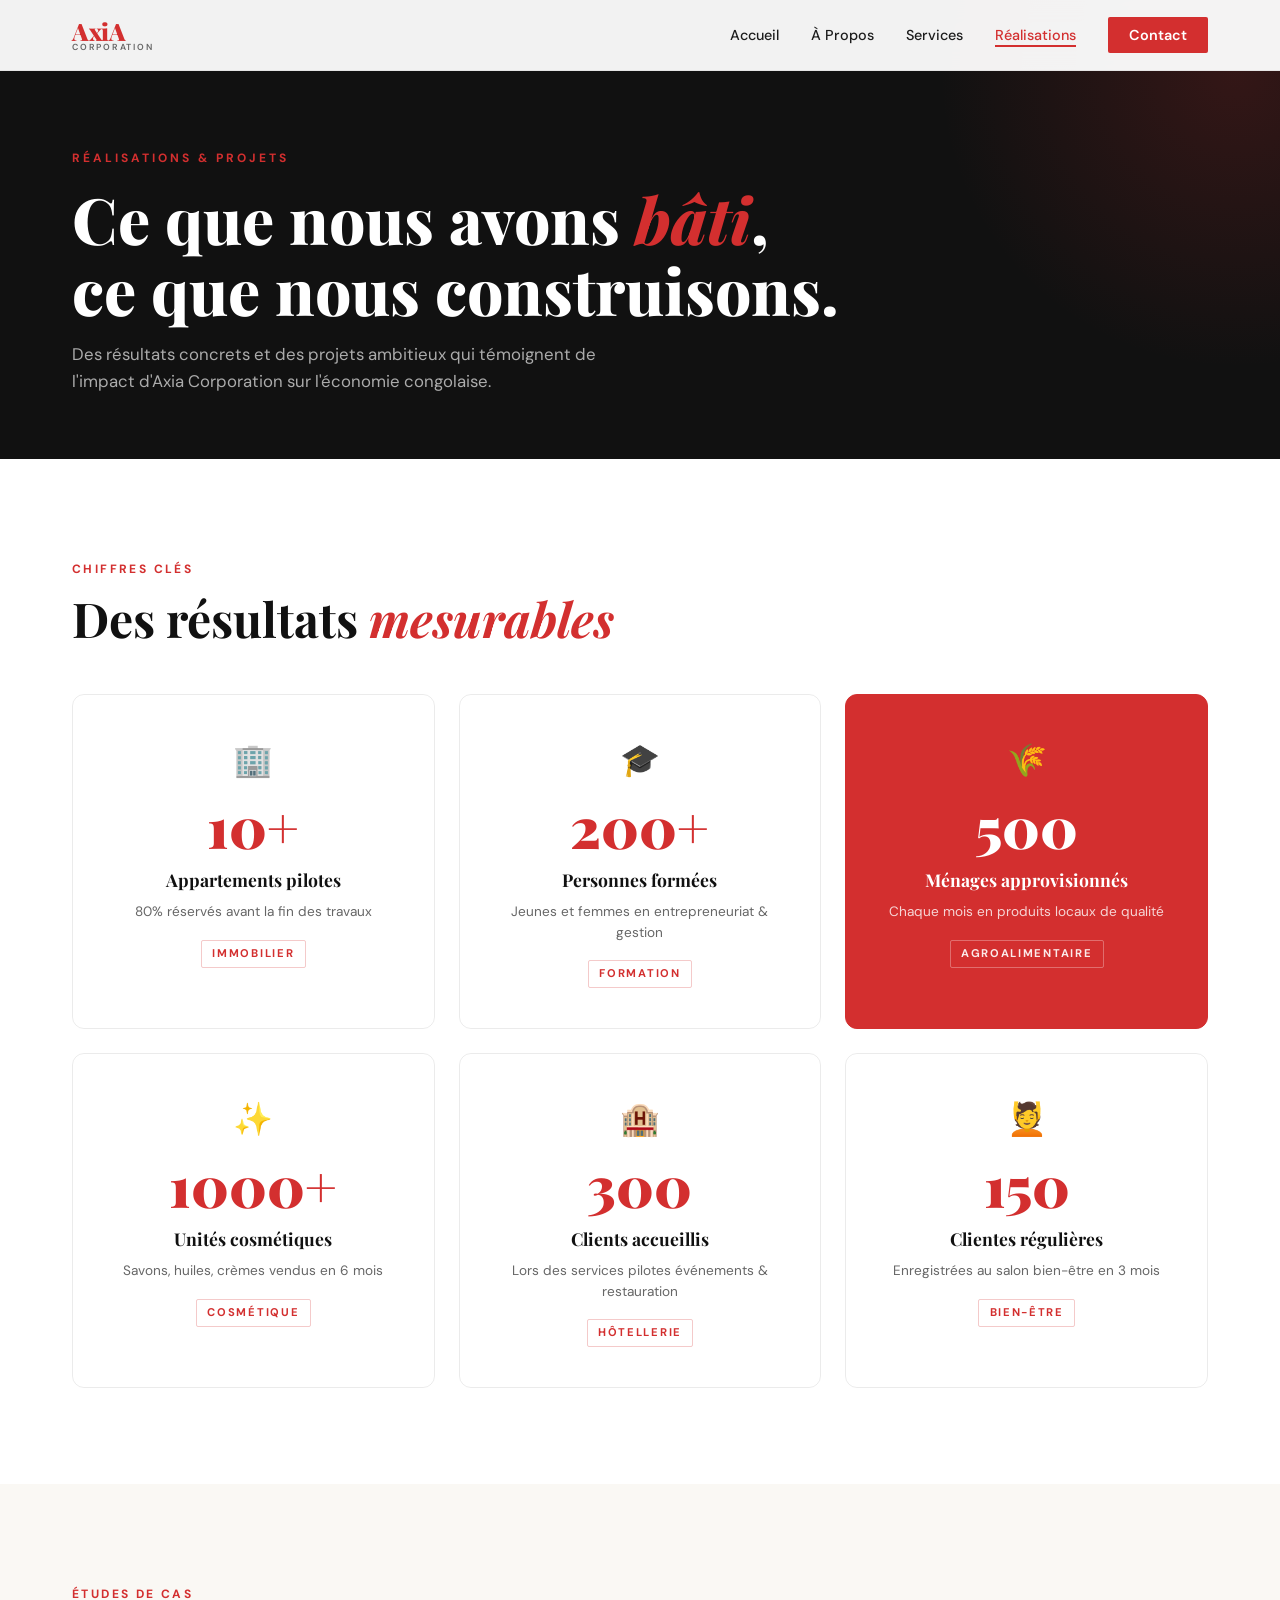
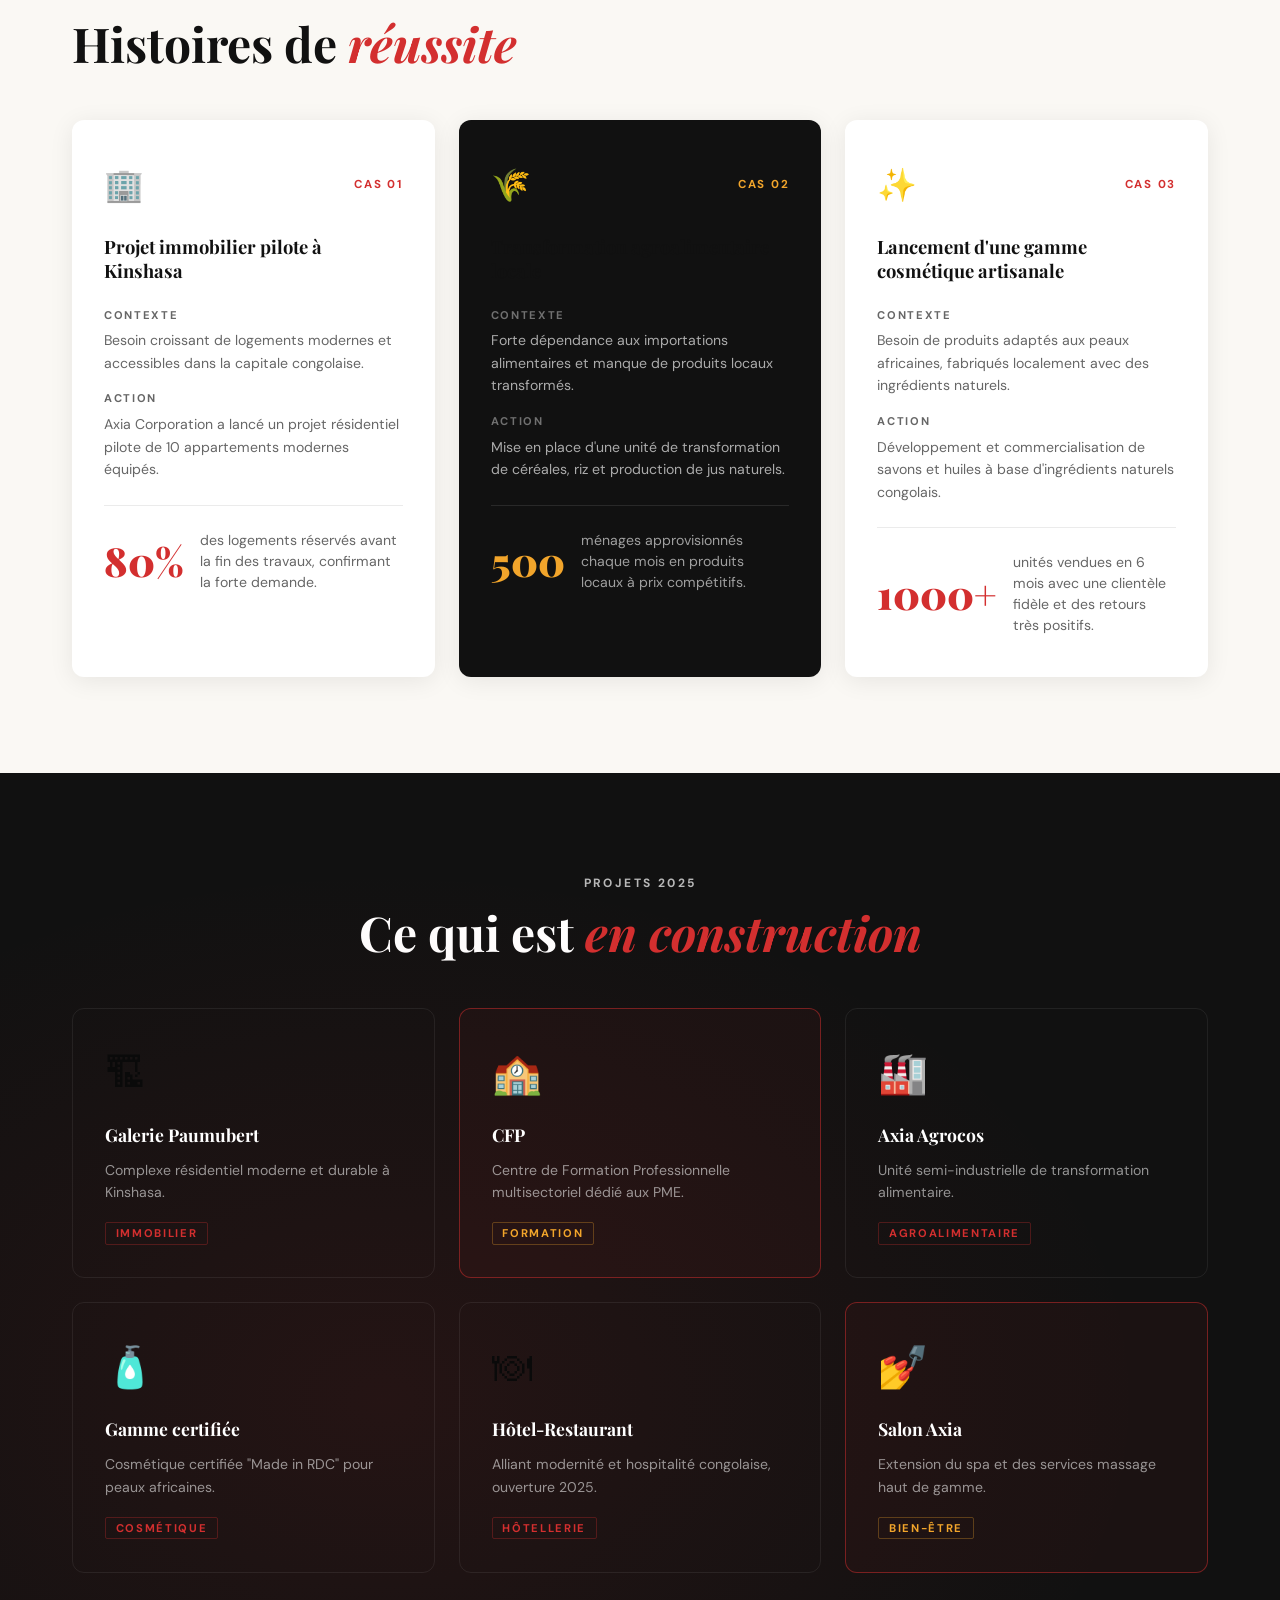
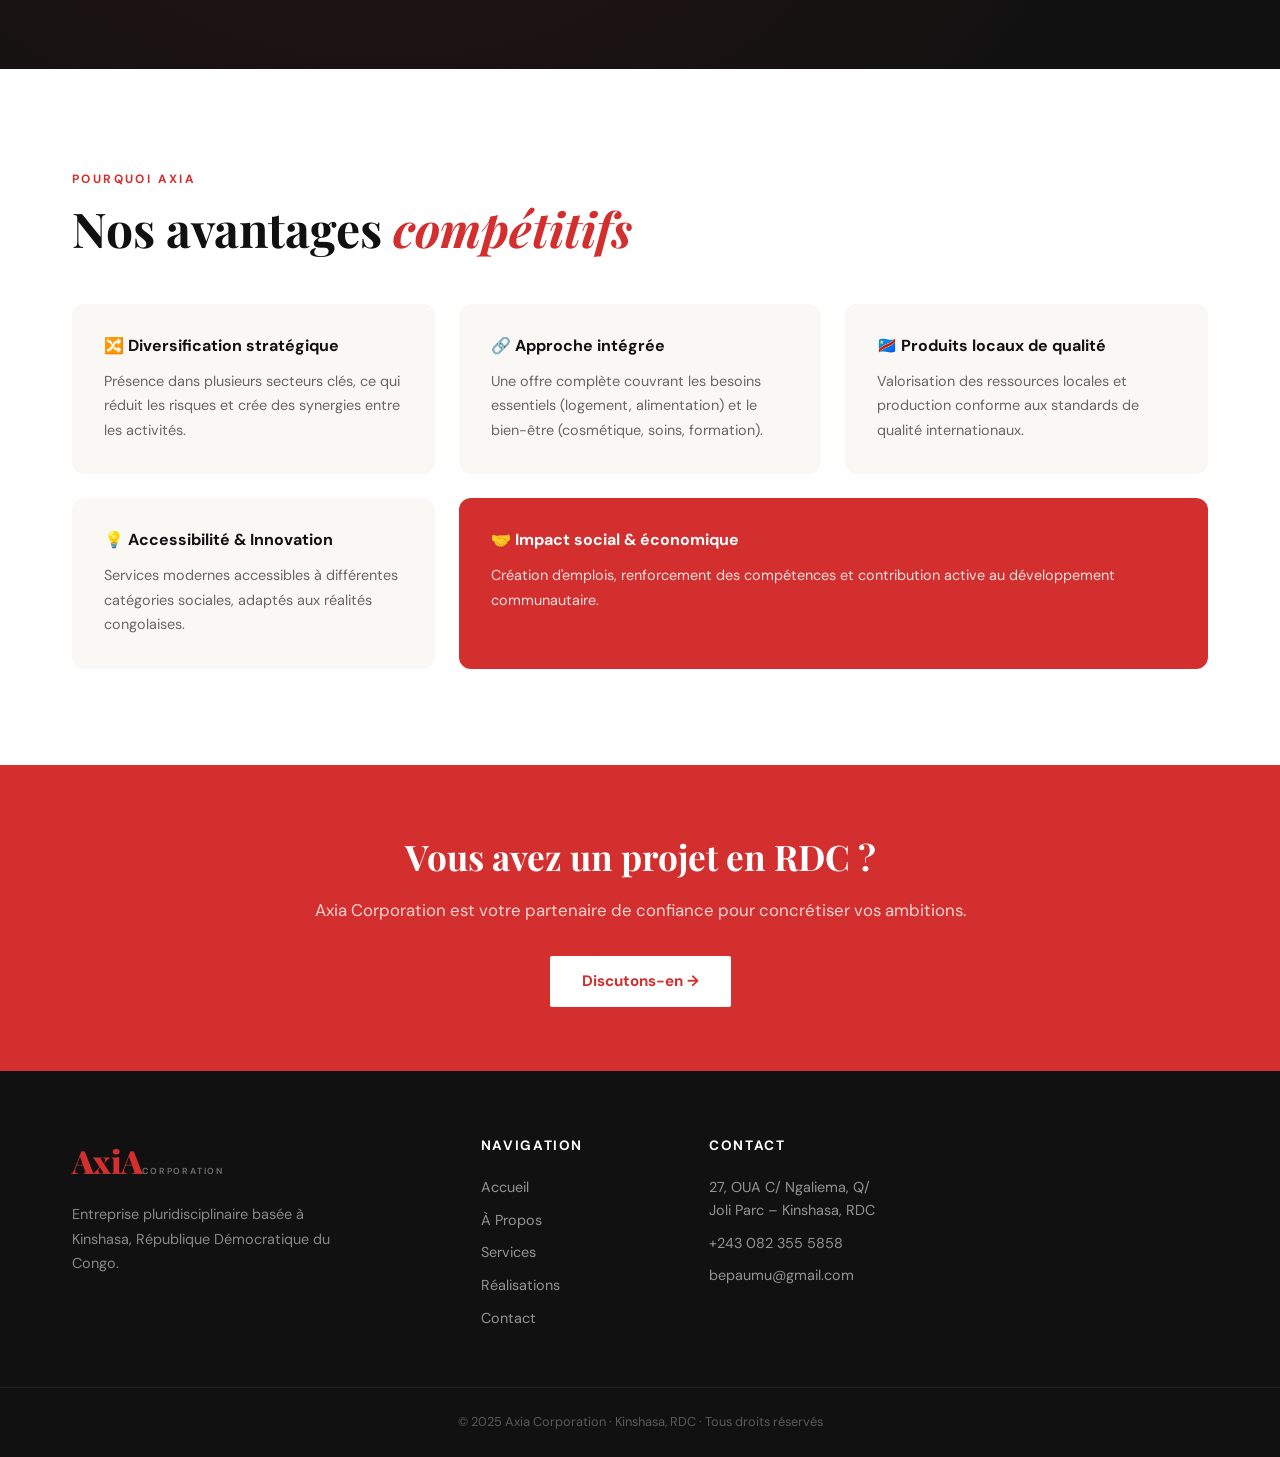
<file: pages/realisations.html>
<!DOCTYPE html>
<html lang="fr">
<head>
  <meta charset="UTF-8" />
  <meta name="viewport" content="width=device-width, initial-scale=1.0" />
  <title>Réalisations – AXIA Corporation</title>
  <link rel="stylesheet" href="../css/main.css" />
  <link rel="stylesheet" href="../css/realisations.css" />
  <link rel="preconnect" href="https://fonts.googleapis.com">
  <link href="https://fonts.googleapis.com/css2?family=Playfair+Display:wght@400;700;900&family=DM+Sans:wght@300;400;500;600&display=swap" rel="stylesheet">
</head>
<body>
  <nav class="navbar" id="navbar">
    <div class="nav-container">
      <a href="../index.html" class="nav-logo">
        <span class="logo-axia">AxiA</span>
        <span class="logo-corp">CORPORATION</span>
      </a>
      <ul class="nav-links">
        <li><a href="../index.html">Accueil</a></li>
        <li><a href="about.html">À Propos</a></li>
        <li><a href="services.html">Services</a></li>
        <li><a href="realisations.html" class="active">Réalisations</a></li>
        <li><a href="contact.html" class="nav-cta">Contact</a></li>
      </ul>
      <button class="nav-burger" id="burger" aria-label="Menu"><span></span><span></span><span></span></button>
    </div>
    <div class="nav-mobile" id="navMobile">
      <a href="../index.html">Accueil</a>
      <a href="about.html">À Propos</a>
      <a href="services.html">Services</a>
      <a href="realisations.html">Réalisations</a>
      <a href="contact.html">Contact</a>
    </div>
  </nav>

  <section class="page-hero">
    <div class="container">
      <span class="page-hero-tag">Réalisations & Projets</span>
      <h1>Ce que nous avons <em>bâti</em>,<br>ce que nous construisons.</h1>
      <p>Des résultats concrets et des projets ambitieux qui témoignent de l'impact d'Axia Corporation sur l'économie congolaise.</p>
    </div>
  </section>

  <!-- RÉSULTATS KPI -->
  <section class="kpi-section">
    <div class="container">
      <div class="section-header">
        <span class="section-tag">Chiffres clés</span>
        <h2 class="section-title">Des résultats <em>mesurables</em></h2>
      </div>
      <div class="kpi-grid">
        <div class="kpi-card">
          <span class="kpi-icon">🏢</span>
          <span class="kpi-n">10+</span>
          <h4>Appartements pilotes</h4>
          <p>80% réservés avant la fin des travaux</p>
          <span class="kpi-tag">Immobilier</span>
        </div>
        <div class="kpi-card">
          <span class="kpi-icon">🎓</span>
          <span class="kpi-n">200+</span>
          <h4>Personnes formées</h4>
          <p>Jeunes et femmes en entrepreneuriat & gestion</p>
          <span class="kpi-tag">Formation</span>
        </div>
        <div class="kpi-card kpi-accent">
          <span class="kpi-icon">🌾</span>
          <span class="kpi-n">500</span>
          <h4>Ménages approvisionnés</h4>
          <p>Chaque mois en produits locaux de qualité</p>
          <span class="kpi-tag white">Agroalimentaire</span>
        </div>
        <div class="kpi-card">
          <span class="kpi-icon">✨</span>
          <span class="kpi-n">1000+</span>
          <h4>Unités cosmétiques</h4>
          <p>Savons, huiles, crèmes vendus en 6 mois</p>
          <span class="kpi-tag">Cosmétique</span>
        </div>
        <div class="kpi-card">
          <span class="kpi-icon">🏨</span>
          <span class="kpi-n">300</span>
          <h4>Clients accueillis</h4>
          <p>Lors des services pilotes événements & restauration</p>
          <span class="kpi-tag">Hôtellerie</span>
        </div>
        <div class="kpi-card">
          <span class="kpi-icon">💆</span>
          <span class="kpi-n">150</span>
          <h4>Clientes régulières</h4>
          <p>Enregistrées au salon bien-être en 3 mois</p>
          <span class="kpi-tag">Bien-être</span>
        </div>
      </div>
    </div>
  </section>

  <!-- ÉTUDES DE CAS -->
  <section class="cases">
    <div class="container">
      <div class="section-header">
        <span class="section-tag">Études de cas</span>
        <h2 class="section-title">Histoires de <em>réussite</em></h2>
      </div>
      <div class="cases-grid">
        <div class="case-card">
          <div class="case-header">
            <span class="case-icon">🏢</span>
            <span class="case-num">Cas 01</span>
          </div>
          <h3>Projet immobilier pilote à Kinshasa</h3>
          <div class="case-block">
            <span class="case-label">Contexte</span>
            <p>Besoin croissant de logements modernes et accessibles dans la capitale congolaise.</p>
          </div>
          <div class="case-block">
            <span class="case-label">Action</span>
            <p>Axia Corporation a lancé un projet résidentiel pilote de 10 appartements modernes équipés.</p>
          </div>
          <div class="case-result">
            <span class="result-n">80%</span>
            <p>des logements réservés avant la fin des travaux, confirmant la forte demande.</p>
          </div>
        </div>

        <div class="case-card case-accent">
          <div class="case-header">
            <span class="case-icon">🌾</span>
            <span class="case-num">Cas 02</span>
          </div>
          <h3>Transformation agroalimentaire locale</h3>
          <div class="case-block">
            <span class="case-label">Contexte</span>
            <p>Forte dépendance aux importations alimentaires et manque de produits locaux transformés.</p>
          </div>
          <div class="case-block">
            <span class="case-label">Action</span>
            <p>Mise en place d'une unité de transformation de céréales, riz et production de jus naturels.</p>
          </div>
          <div class="case-result">
            <span class="result-n">500</span>
            <p>ménages approvisionnés chaque mois en produits locaux à prix compétitifs.</p>
          </div>
        </div>

        <div class="case-card">
          <div class="case-header">
            <span class="case-icon">✨</span>
            <span class="case-num">Cas 03</span>
          </div>
          <h3>Lancement d'une gamme cosmétique artisanale</h3>
          <div class="case-block">
            <span class="case-label">Contexte</span>
            <p>Besoin de produits adaptés aux peaux africaines, fabriqués localement avec des ingrédients naturels.</p>
          </div>
          <div class="case-block">
            <span class="case-label">Action</span>
            <p>Développement et commercialisation de savons et huiles à base d'ingrédients naturels congolais.</p>
          </div>
          <div class="case-result">
            <span class="result-n">1000+</span>
            <p>unités vendues en 6 mois avec une clientèle fidèle et des retours très positifs.</p>
          </div>
        </div>
      </div>
    </div>
  </section>

  <!-- PROJETS EN COURS -->
  <section class="upcoming">
    <div class="container">
      <div class="section-header centered">
        <span class="section-tag white">Projets 2025</span>
        <h2 class="section-title white">Ce qui est <em>en construction</em></h2>
      </div>
      <div class="upcoming-grid">
        <div class="up-card">
          <div class="up-icon">🏗</div>
          <h4>Galerie Paumubert</h4>
          <p>Complexe résidentiel moderne et durable à Kinshasa.</p>
          <span class="up-sector">Immobilier</span>
        </div>
        <div class="up-card up-active">
          <div class="up-icon">🏫</div>
          <h4>CFP</h4>
          <p>Centre de Formation Professionnelle multisectoriel dédié aux PME.</p>
          <span class="up-sector">Formation</span>
        </div>
        <div class="up-card">
          <div class="up-icon">🏭</div>
          <h4>Axia Agrocos</h4>
          <p>Unité semi-industrielle de transformation alimentaire.</p>
          <span class="up-sector">Agroalimentaire</span>
        </div>
        <div class="up-card">
          <div class="up-icon">🧴</div>
          <h4>Gamme certifiée</h4>
          <p>Cosmétique certifiée "Made in RDC" pour peaux africaines.</p>
          <span class="up-sector">Cosmétique</span>
        </div>
        <div class="up-card">
          <div class="up-icon">🍽</div>
          <h4>Hôtel-Restaurant</h4>
          <p>Alliant modernité et hospitalité congolaise, ouverture 2025.</p>
          <span class="up-sector">Hôtellerie</span>
        </div>
        <div class="up-card up-active">
          <div class="up-icon">💅</div>
          <h4>Salon Axia</h4>
          <p>Extension du spa et des services massage haut de gamme.</p>
          <span class="up-sector">Bien-être</span>
        </div>
      </div>
    </div>
  </section>

  <!-- AVANTAGES COMPÉTITIFS -->
  <section class="competitive">
    <div class="container">
      <div class="section-header">
        <span class="section-tag">Pourquoi Axia</span>
        <h2 class="section-title">Nos avantages <em>compétitifs</em></h2>
      </div>
      <div class="comp-grid">
        <div class="comp-card">
          <h4>🔀 Diversification stratégique</h4>
          <p>Présence dans plusieurs secteurs clés, ce qui réduit les risques et crée des synergies entre les activités.</p>
        </div>
        <div class="comp-card">
          <h4>🔗 Approche intégrée</h4>
          <p>Une offre complète couvrant les besoins essentiels (logement, alimentation) et le bien-être (cosmétique, soins, formation).</p>
        </div>
        <div class="comp-card">
          <h4>🇨🇩 Produits locaux de qualité</h4>
          <p>Valorisation des ressources locales et production conforme aux standards de qualité internationaux.</p>
        </div>
        <div class="comp-card">
          <h4>💡 Accessibilité & Innovation</h4>
          <p>Services modernes accessibles à différentes catégories sociales, adaptés aux réalités congolaises.</p>
        </div>
        <div class="comp-card comp-accent">
          <h4>🤝 Impact social & économique</h4>
          <p>Création d'emplois, renforcement des compétences et contribution active au développement communautaire.</p>
        </div>
      </div>
    </div>
  </section>

  <section class="cta-band">
    <div class="container cta-inner">
      <h2>Vous avez un projet en RDC ?</h2>
      <p>Axia Corporation est votre partenaire de confiance pour concrétiser vos ambitions.</p>
      <a href="contact.html" class="btn-white">Discutons-en →</a>
    </div>
  </section>

  <footer class="footer">
    <div class="container footer-grid">
      <div class="footer-brand">
        <span class="logo-axia">AxiA</span><span class="logo-corp">CORPORATION</span>
        <p>Entreprise pluridisciplinaire basée à Kinshasa, République Démocratique du Congo.</p>
      </div>
      <div class="footer-col"><h5>Navigation</h5>
        <a href="../index.html">Accueil</a><a href="about.html">À Propos</a>
        <a href="services.html">Services</a><a href="realisations.html">Réalisations</a><a href="contact.html">Contact</a>
      </div>
      <div class="footer-col"><h5>Contact</h5>
        <p>27, OUA C/ Ngaliema, Q/ Joli Parc – Kinshasa, RDC</p>
        <a href="tel:+2430823555858">+243 082 355 5858</a>
        <a href="mailto:bepaumu@gmail.com">bepaumu@gmail.com</a>
      </div>
    </div>
    <div class="footer-bottom"><p>© 2025 Axia Corporation · Kinshasa, RDC · Tous droits réservés</p></div>
  </footer>
  <script src="../js/main.js"></script>
</body>
</html>
</file>
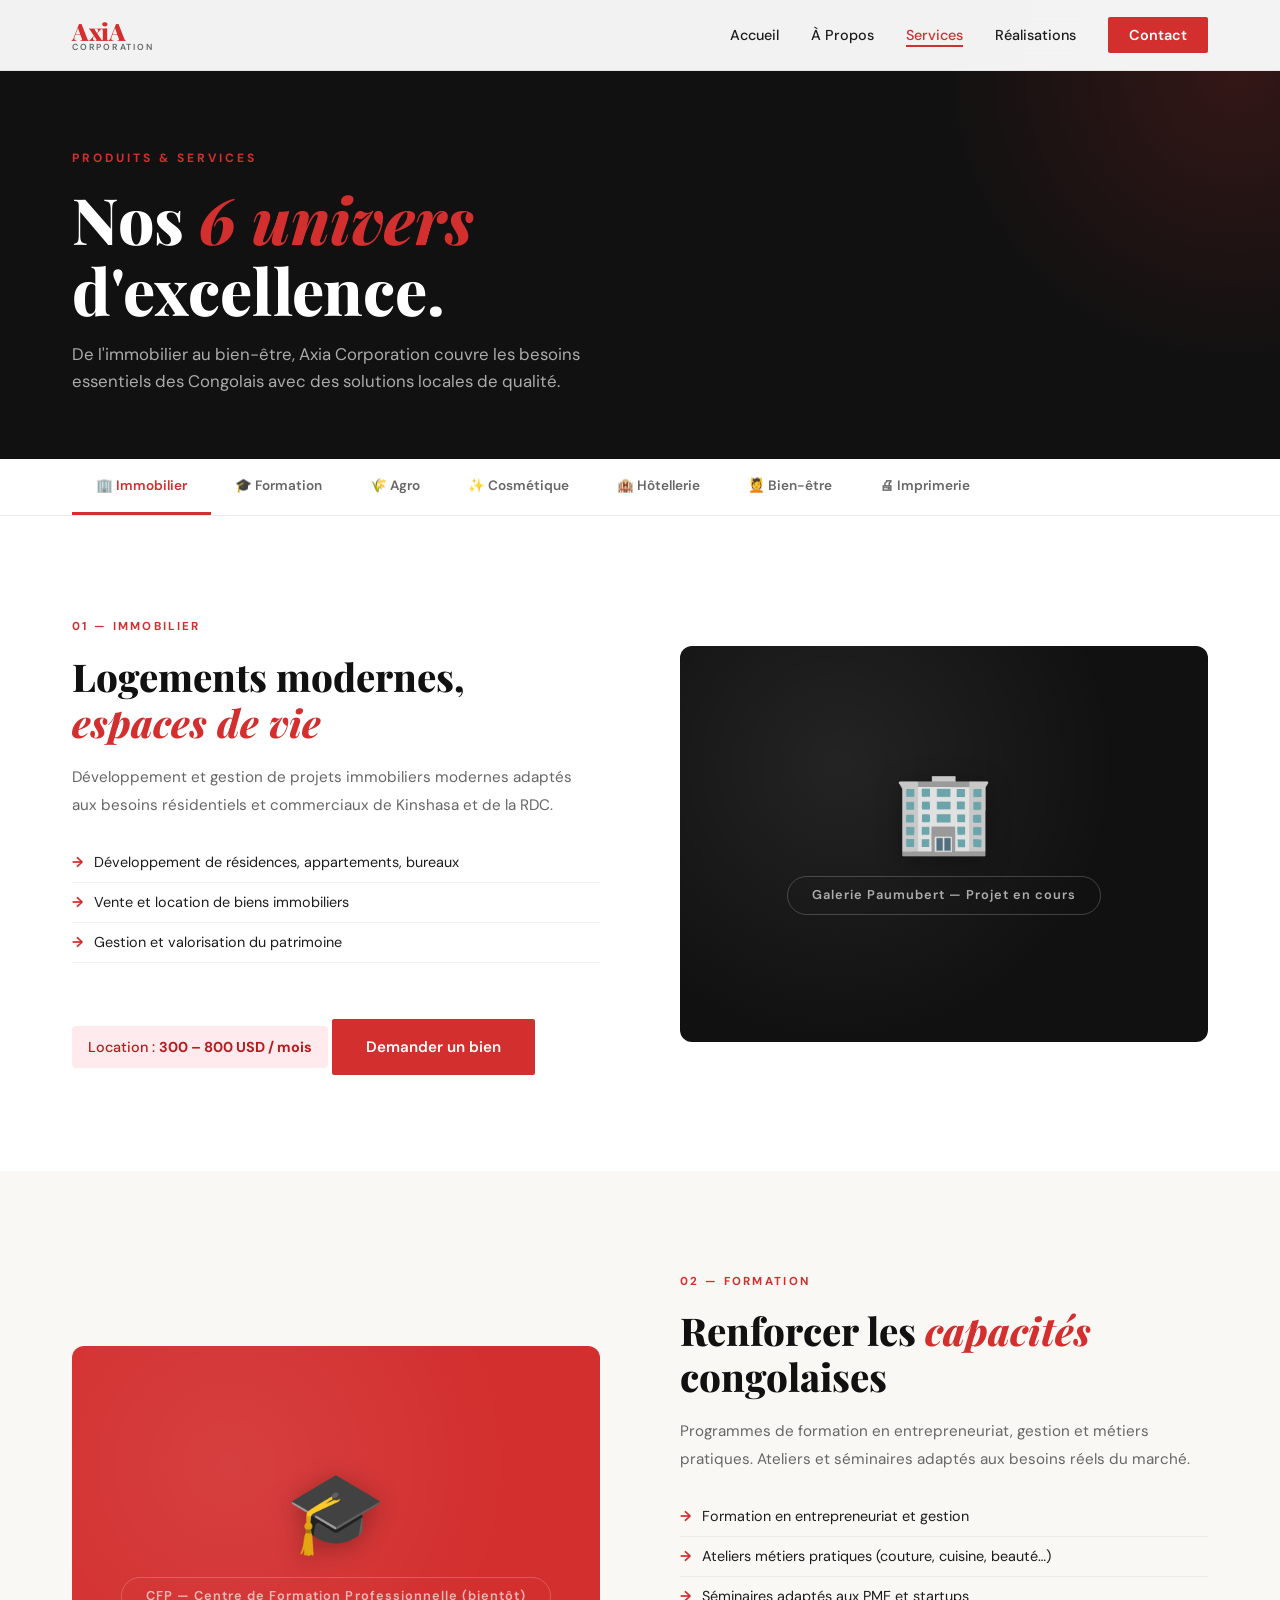
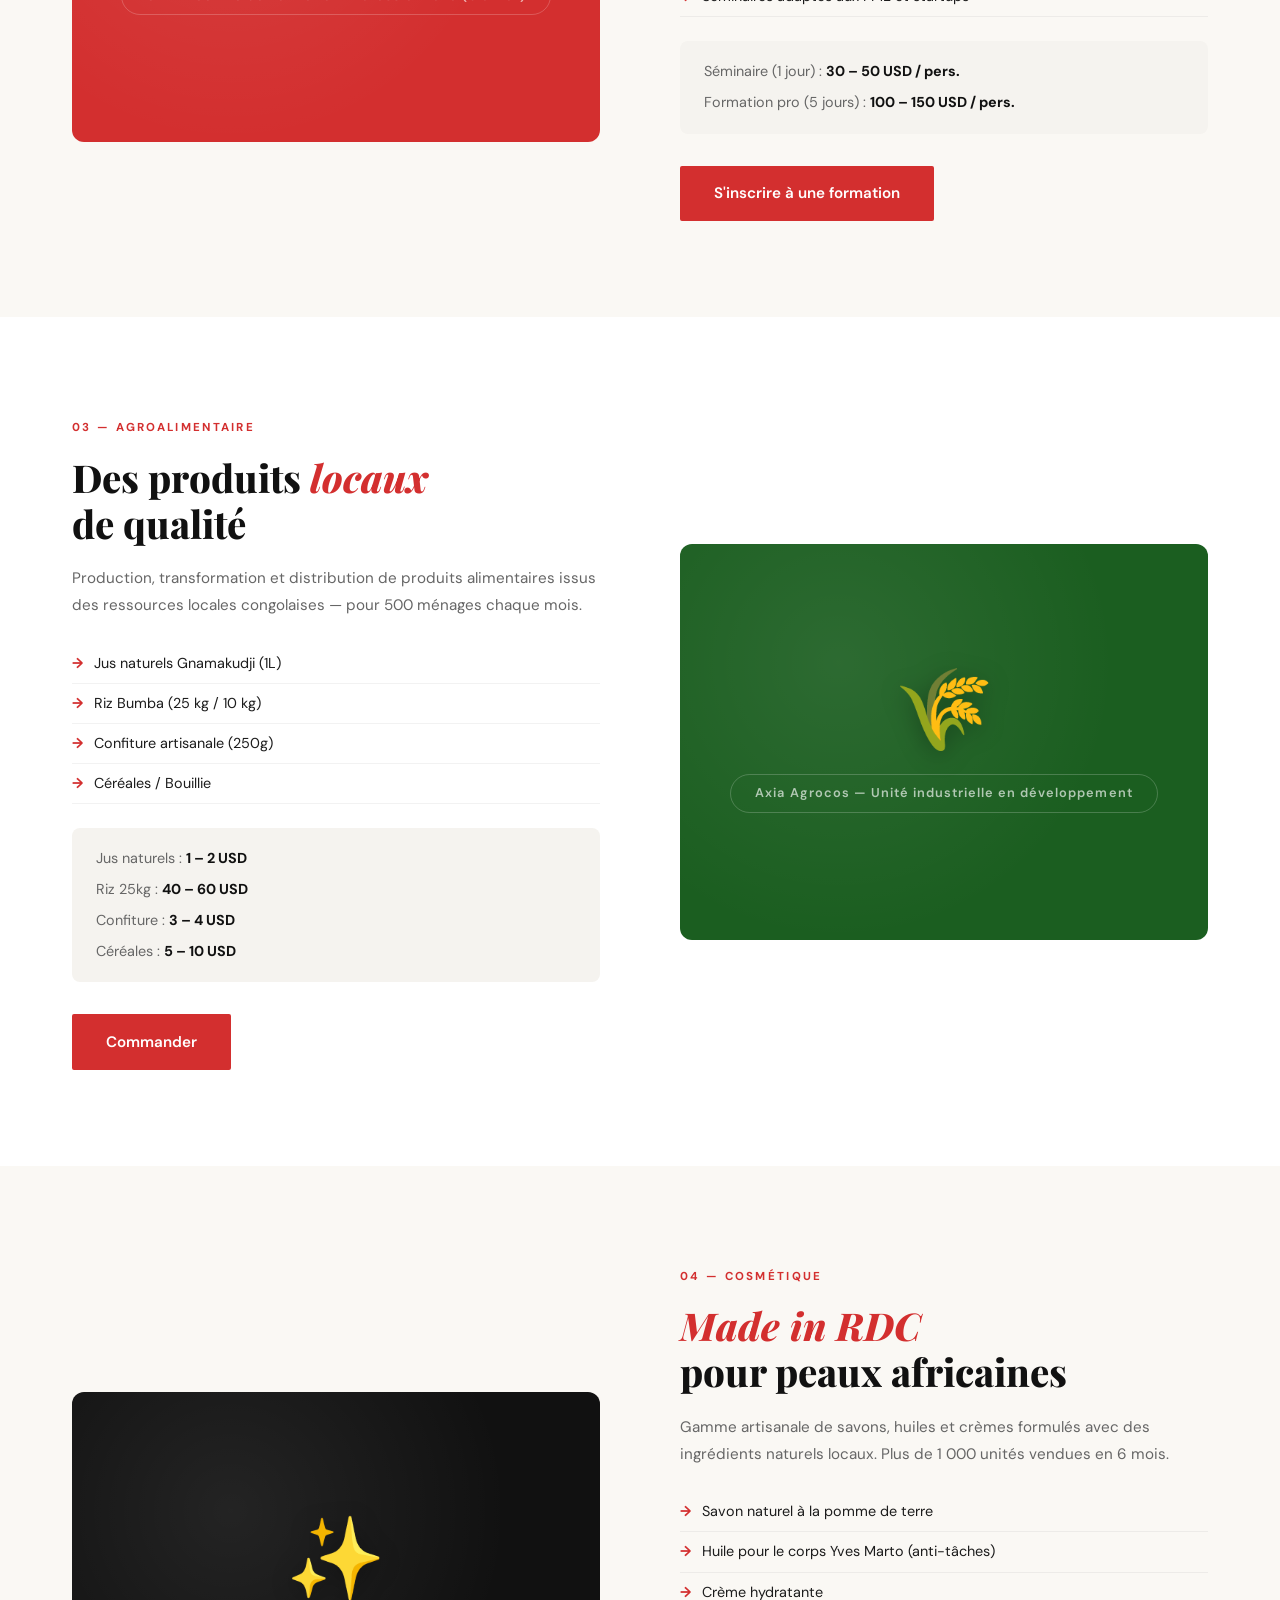
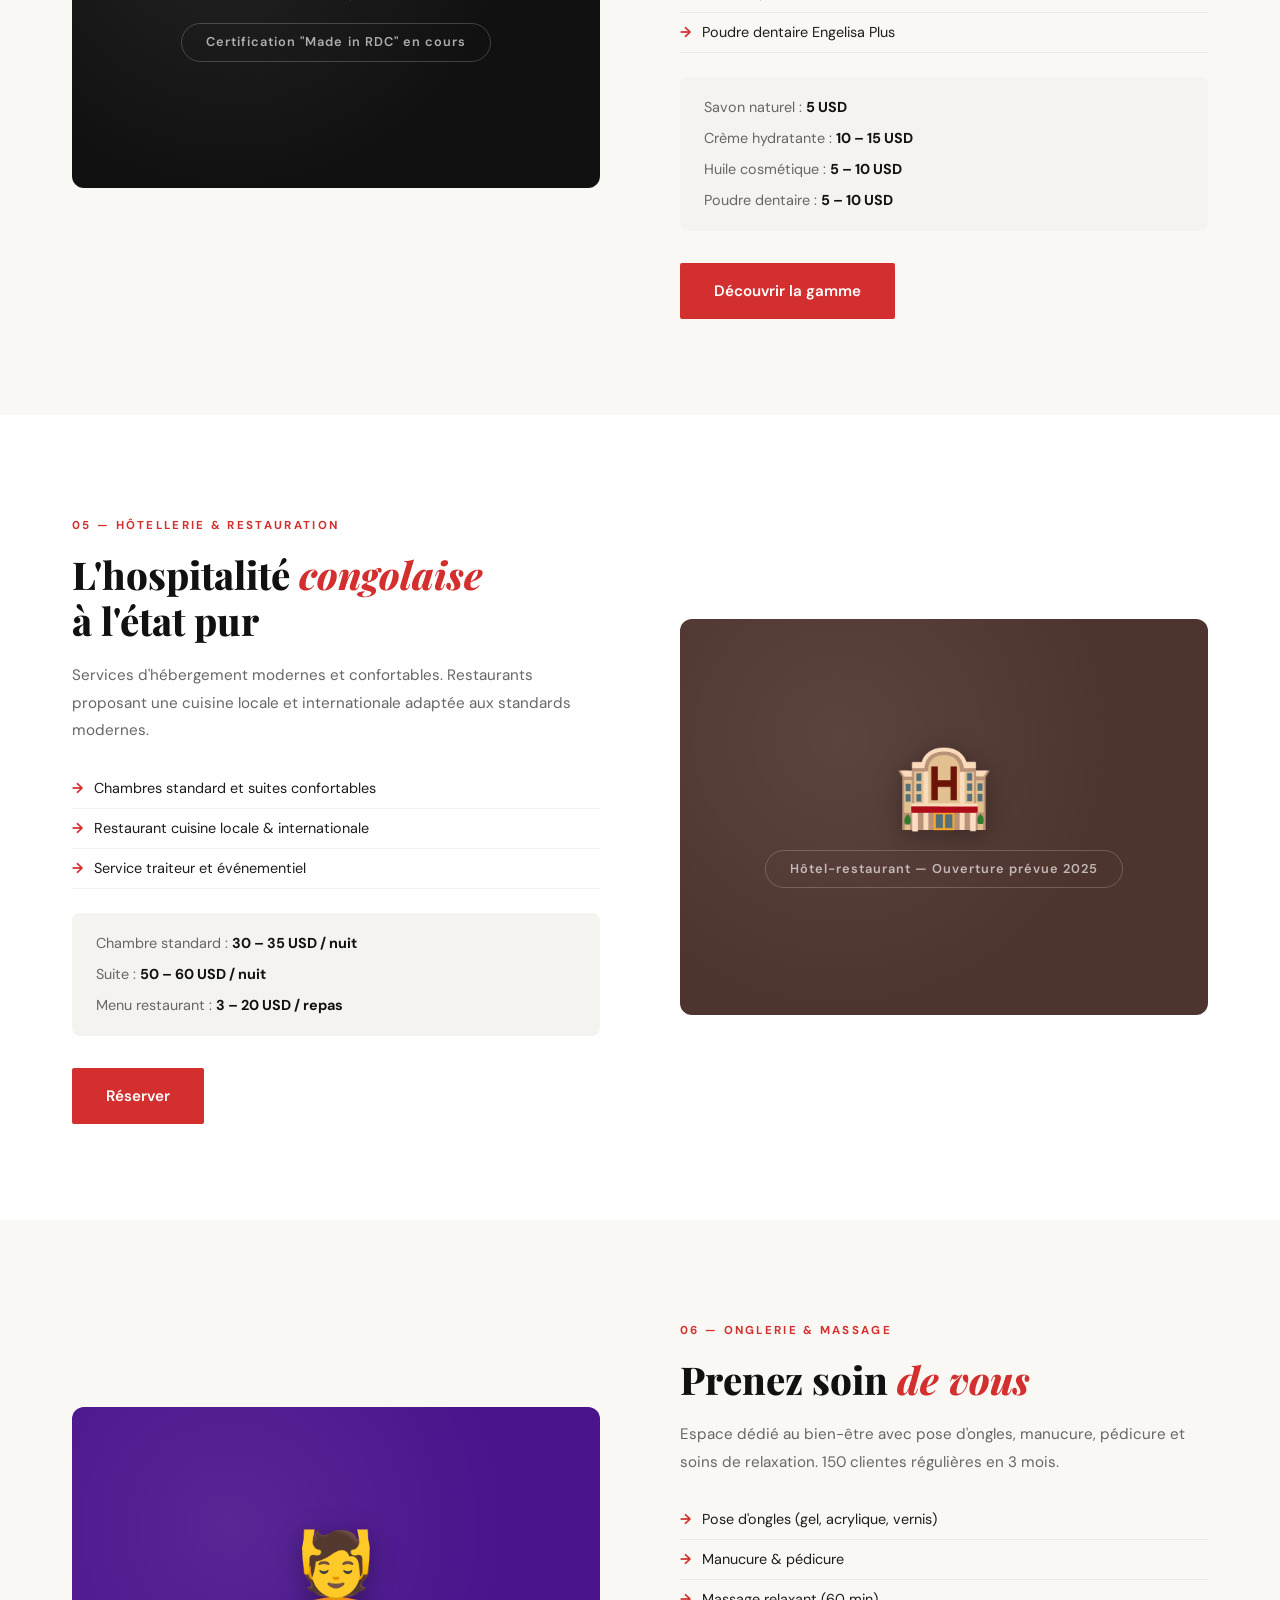
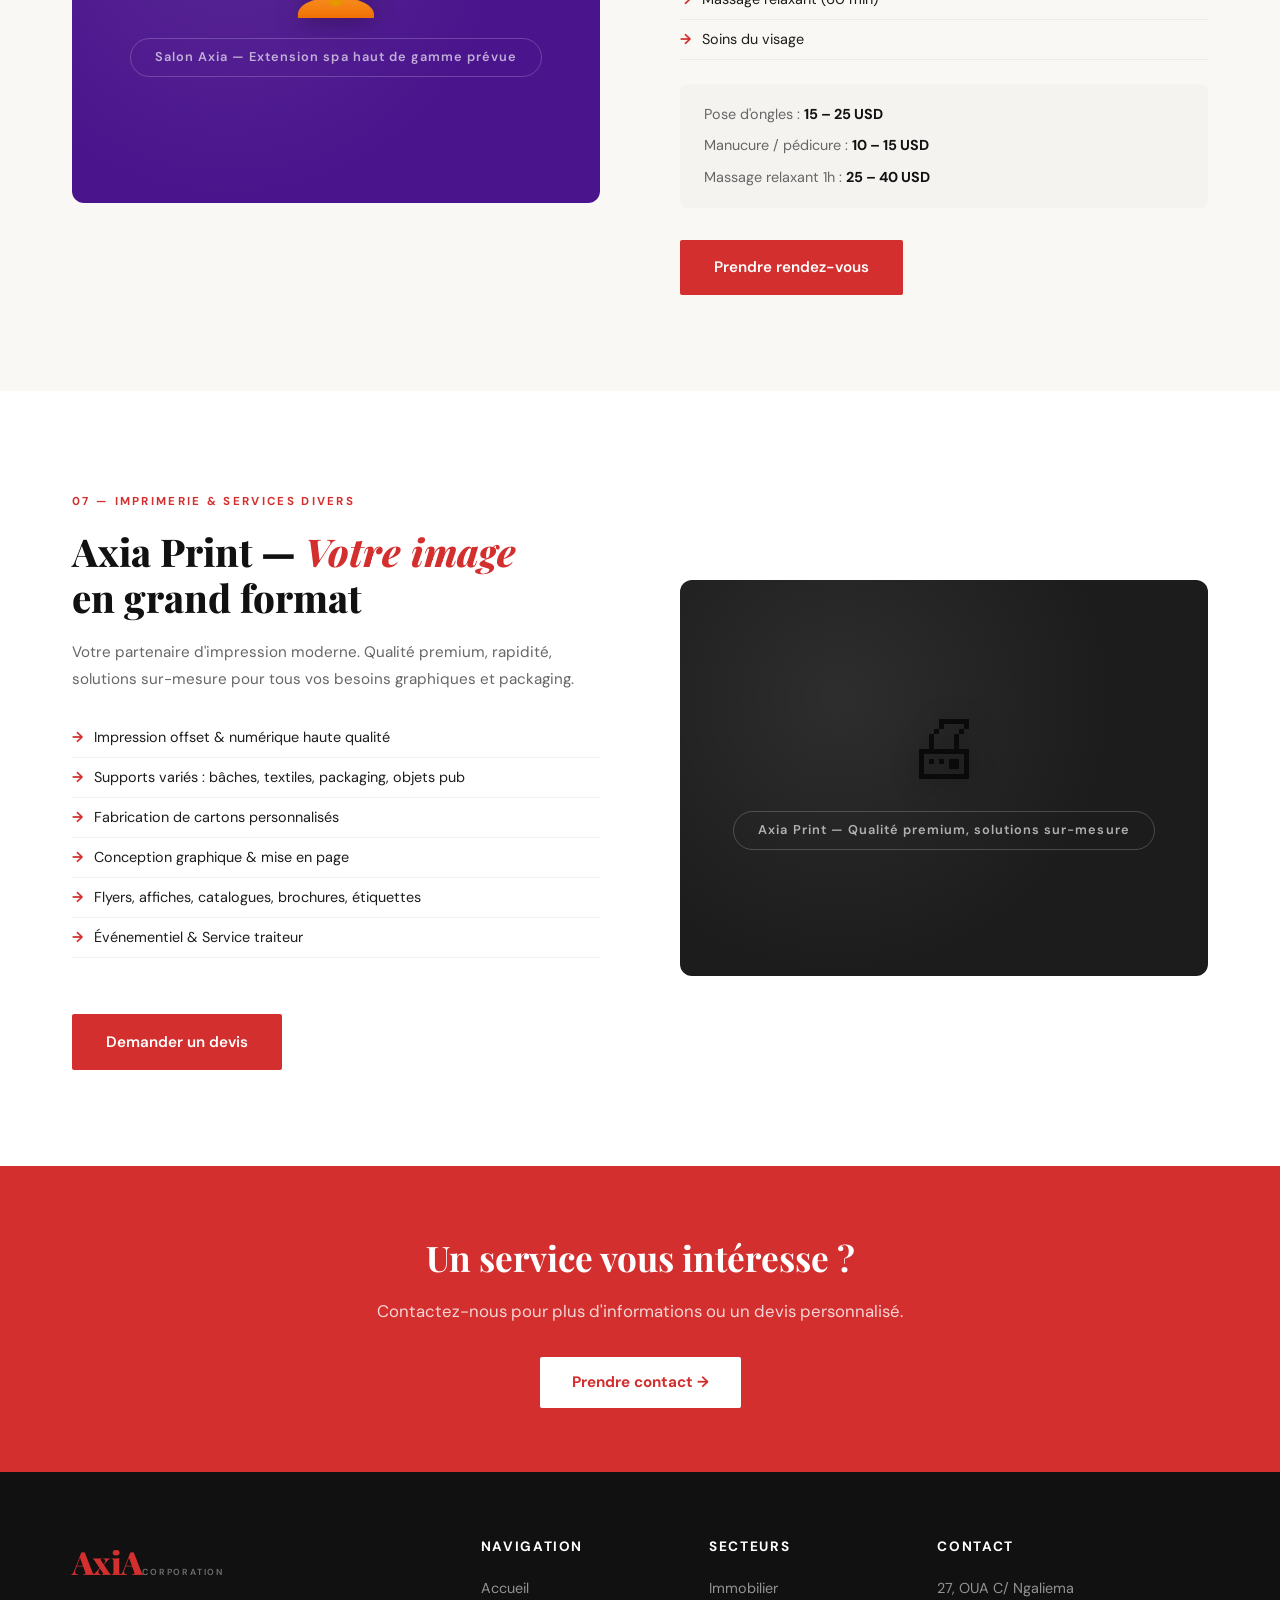
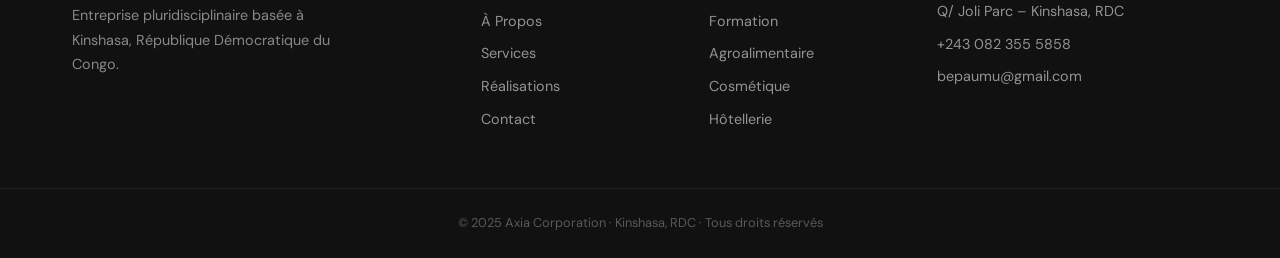
<file: pages/services.html>
<!DOCTYPE html>
<html lang="fr">
<head>
  <meta charset="UTF-8" />
  <meta name="viewport" content="width=device-width, initial-scale=1.0" />
  <title>Services – AXIA Corporation</title>
  <link rel="stylesheet" href="../css/main.css" />
  <link rel="stylesheet" href="../css/services.css" />
  <link rel="preconnect" href="https://fonts.googleapis.com">
  <link href="https://fonts.googleapis.com/css2?family=Playfair+Display:wght@400;700;900&family=DM+Sans:wght@300;400;500;600&display=swap" rel="stylesheet">
</head>
<body>
  <nav class="navbar" id="navbar">
    <div class="nav-container">
      <a href="../index.html" class="nav-logo">
        <span class="logo-axia">AxiA</span>
        <span class="logo-corp">CORPORATION</span>
      </a>
      <ul class="nav-links">
        <li><a href="../index.html">Accueil</a></li>
        <li><a href="about.html">À Propos</a></li>
        <li><a href="services.html" class="active">Services</a></li>
        <li><a href="realisations.html">Réalisations</a></li>
        <li><a href="contact.html" class="nav-cta">Contact</a></li>
      </ul>
      <button class="nav-burger" id="burger" aria-label="Menu"><span></span><span></span><span></span></button>
    </div>
    <div class="nav-mobile" id="navMobile">
      <a href="../index.html">Accueil</a>
      <a href="about.html">À Propos</a>
      <a href="services.html">Services</a>
      <a href="realisations.html">Réalisations</a>
      <a href="contact.html">Contact</a>
    </div>
  </nav>

  <section class="page-hero">
    <div class="container">
      <span class="page-hero-tag">Produits & Services</span>
      <h1>Nos <em>6 univers</em><br>d'excellence.</h1>
      <p>De l'immobilier au bien-être, Axia Corporation couvre les besoins essentiels des Congolais avec des solutions locales de qualité.</p>
    </div>
  </section>

  <!-- TABS NAVIGATION -->
  <div class="services-nav sticky-nav">
    <div class="container">
      <div class="snav-inner">
        <a href="#immobilier" class="snav-item active">🏢 Immobilier</a>
        <a href="#formation" class="snav-item">🎓 Formation</a>
        <a href="#agro" class="snav-item">🌾 Agro</a>
        <a href="#cosmetique" class="snav-item">✨ Cosmétique</a>
        <a href="#hotellerie" class="snav-item">🏨 Hôtellerie</a>
        <a href="#bienetre" class="snav-item">💆 Bien-être</a>
        <a href="#print" class="snav-item">🖨 Imprimerie</a>
      </div>
    </div>
  </div>

  <!-- IMMOBILIER -->
  <section class="svc-section" id="immobilier">
    <div class="container">
      <div class="svc-grid">
        <div class="svc-text">
          <span class="svc-tag">01 — Immobilier</span>
          <h2>Logements modernes,<br><em>espaces de vie</em></h2>
          <p>Développement et gestion de projets immobiliers modernes adaptés aux besoins résidentiels et commerciaux de Kinshasa et de la RDC.</p>
          <ul class="svc-list">
            <li>Développement de résidences, appartements, bureaux</li>
            <li>Vente et location de biens immobiliers</li>
            <li>Gestion et valorisation du patrimoine</li>
          </ul>
          <div class="pricing-tag">Location : <strong>300 – 800 USD / mois</strong></div>
          <a href="contact.html" class="btn-primary mt-2">Demander un bien</a>
        </div>
        <div class="svc-visual bg-dark">
          <div class="svc-emoji">🏢</div>
          <div class="svc-highlight">Galerie Paumubert — Projet en cours</div>
        </div>
      </div>
    </div>
  </section>

  <!-- FORMATION -->
  <section class="svc-section alt" id="formation">
    <div class="container">
      <div class="svc-grid reverse">
        <div class="svc-text">
          <span class="svc-tag">02 — Formation</span>
          <h2>Renforcer les <em>capacités</em><br>congolaises</h2>
          <p>Programmes de formation en entrepreneuriat, gestion et métiers pratiques. Ateliers et séminaires adaptés aux besoins réels du marché.</p>
          <ul class="svc-list">
            <li>Formation en entrepreneuriat et gestion</li>
            <li>Ateliers métiers pratiques (couture, cuisine, beauté…)</li>
            <li>Séminaires adaptés aux PME et startups</li>
          </ul>
          <div class="pricing-block">
            <div class="price-item">Séminaire (1 jour) : <strong>30 – 50 USD / pers.</strong></div>
            <div class="price-item">Formation pro (5 jours) : <strong>100 – 150 USD / pers.</strong></div>
          </div>
          <a href="contact.html" class="btn-primary mt-2">S'inscrire à une formation</a>
        </div>
        <div class="svc-visual bg-red">
          <div class="svc-emoji">🎓</div>
          <div class="svc-highlight">CFP — Centre de Formation Professionnelle (bientôt)</div>
        </div>
      </div>
    </div>
  </section>

  <!-- AGROALIMENTAIRE -->
  <section class="svc-section" id="agro">
    <div class="container">
      <div class="svc-grid">
        <div class="svc-text">
          <span class="svc-tag">03 — Agroalimentaire</span>
          <h2>Des produits <em>locaux</em><br>de qualité</h2>
          <p>Production, transformation et distribution de produits alimentaires issus des ressources locales congolaises — pour 500 ménages chaque mois.</p>
          <ul class="svc-list">
            <li>Jus naturels Gnamakudji (1L)</li>
            <li>Riz Bumba (25 kg / 10 kg)</li>
            <li>Confiture artisanale (250g)</li>
            <li>Céréales / Bouillie</li>
          </ul>
          <div class="pricing-block">
            <div class="price-item">Jus naturels : <strong>1 – 2 USD</strong></div>
            <div class="price-item">Riz 25kg : <strong>40 – 60 USD</strong></div>
            <div class="price-item">Confiture : <strong>3 – 4 USD</strong></div>
            <div class="price-item">Céréales : <strong>5 – 10 USD</strong></div>
          </div>
          <a href="contact.html" class="btn-primary mt-2">Commander</a>
        </div>
        <div class="svc-visual bg-green">
          <div class="svc-emoji">🌾</div>
          <div class="svc-highlight">Axia Agrocos — Unité industrielle en développement</div>
        </div>
      </div>
    </div>
  </section>

  <!-- COSMETIQUE -->
  <section class="svc-section alt" id="cosmetique">
    <div class="container">
      <div class="svc-grid reverse">
        <div class="svc-text">
          <span class="svc-tag">04 — Cosmétique</span>
          <h2><em>Made in RDC</em><br>pour peaux africaines</h2>
          <p>Gamme artisanale de savons, huiles et crèmes formulés avec des ingrédients naturels locaux. Plus de 1 000 unités vendues en 6 mois.</p>
          <ul class="svc-list">
            <li>Savon naturel à la pomme de terre</li>
            <li>Huile pour le corps Yves Marto (anti-tâches)</li>
            <li>Crème hydratante</li>
            <li>Poudre dentaire Engelisa Plus</li>
          </ul>
          <div class="pricing-block">
            <div class="price-item">Savon naturel : <strong>5 USD</strong></div>
            <div class="price-item">Crème hydratante : <strong>10 – 15 USD</strong></div>
            <div class="price-item">Huile cosmétique : <strong>5 – 10 USD</strong></div>
            <div class="price-item">Poudre dentaire : <strong>5 – 10 USD</strong></div>
          </div>
          <a href="contact.html" class="btn-primary mt-2">Découvrir la gamme</a>
        </div>
        <div class="svc-visual bg-dark">
          <div class="svc-emoji">✨</div>
          <div class="svc-highlight">Certification "Made in RDC" en cours</div>
        </div>
      </div>
    </div>
  </section>

  <!-- HOTELLERIE -->
  <section class="svc-section" id="hotellerie">
    <div class="container">
      <div class="svc-grid">
        <div class="svc-text">
          <span class="svc-tag">05 — Hôtellerie & Restauration</span>
          <h2>L'hospitalité <em>congolaise</em><br>à l'état pur</h2>
          <p>Services d'hébergement modernes et confortables. Restaurants proposant une cuisine locale et internationale adaptée aux standards modernes.</p>
          <ul class="svc-list">
            <li>Chambres standard et suites confortables</li>
            <li>Restaurant cuisine locale & internationale</li>
            <li>Service traiteur et événementiel</li>
          </ul>
          <div class="pricing-block">
            <div class="price-item">Chambre standard : <strong>30 – 35 USD / nuit</strong></div>
            <div class="price-item">Suite : <strong>50 – 60 USD / nuit</strong></div>
            <div class="price-item">Menu restaurant : <strong>3 – 20 USD / repas</strong></div>
          </div>
          <a href="contact.html" class="btn-primary mt-2">Réserver</a>
        </div>
        <div class="svc-visual bg-warm">
          <div class="svc-emoji">🏨</div>
          <div class="svc-highlight">Hôtel-restaurant — Ouverture prévue 2025</div>
        </div>
      </div>
    </div>
  </section>

  <!-- BIEN-ÊTRE -->
  <section class="svc-section alt" id="bienetre">
    <div class="container">
      <div class="svc-grid reverse">
        <div class="svc-text">
          <span class="svc-tag">06 — Onglerie & Massage</span>
          <h2>Prenez soin <em>de vous</em></h2>
          <p>Espace dédié au bien-être avec pose d'ongles, manucure, pédicure et soins de relaxation. 150 clientes régulières en 3 mois.</p>
          <ul class="svc-list">
            <li>Pose d'ongles (gel, acrylique, vernis)</li>
            <li>Manucure & pédicure</li>
            <li>Massage relaxant (60 min)</li>
            <li>Soins du visage</li>
          </ul>
          <div class="pricing-block">
            <div class="price-item">Pose d'ongles : <strong>15 – 25 USD</strong></div>
            <div class="price-item">Manucure / pédicure : <strong>10 – 15 USD</strong></div>
            <div class="price-item">Massage relaxant 1h : <strong>25 – 40 USD</strong></div>
          </div>
          <a href="contact.html" class="btn-primary mt-2">Prendre rendez-vous</a>
        </div>
        <div class="svc-visual bg-purple">
          <div class="svc-emoji">💆</div>
          <div class="svc-highlight">Salon Axia — Extension spa haut de gamme prévue</div>
        </div>
      </div>
    </div>
  </section>

  <!-- IMPRIMERIE -->
  <section class="svc-section" id="print">
    <div class="container">
      <div class="svc-grid">
        <div class="svc-text">
          <span class="svc-tag">07 — Imprimerie & Services Divers</span>
          <h2>Axia Print — <em>Votre image</em><br>en grand format</h2>
          <p>Votre partenaire d'impression moderne. Qualité premium, rapidité, solutions sur-mesure pour tous vos besoins graphiques et packaging.</p>
          <ul class="svc-list">
            <li>Impression offset & numérique haute qualité</li>
            <li>Supports variés : bâches, textiles, packaging, objets pub</li>
            <li>Fabrication de cartons personnalisés</li>
            <li>Conception graphique & mise en page</li>
            <li>Flyers, affiches, catalogues, brochures, étiquettes</li>
            <li>Événementiel & Service traiteur</li>
          </ul>
          <a href="contact.html" class="btn-primary mt-2">Demander un devis</a>
        </div>
        <div class="svc-visual bg-charcoal">
          <div class="svc-emoji">🖨</div>
          <div class="svc-highlight">Axia Print — Qualité premium, solutions sur-mesure</div>
        </div>
      </div>
    </div>
  </section>

  <section class="cta-band">
    <div class="container cta-inner">
      <h2>Un service vous intéresse ?</h2>
      <p>Contactez-nous pour plus d'informations ou un devis personnalisé.</p>
      <a href="contact.html" class="btn-white">Prendre contact →</a>
    </div>
  </section>

  <footer class="footer">
    <div class="container footer-grid">
      <div class="footer-brand">
        <span class="logo-axia">AxiA</span><span class="logo-corp">CORPORATION</span>
        <p>Entreprise pluridisciplinaire basée à Kinshasa, République Démocratique du Congo.</p>
      </div>
      <div class="footer-col">
        <h5>Navigation</h5>
        <a href="../index.html">Accueil</a>
        <a href="about.html">À Propos</a>
        <a href="services.html">Services</a>
        <a href="realisations.html">Réalisations</a>
        <a href="contact.html">Contact</a>
      </div>
      <div class="footer-col"><h5>Secteurs</h5>
        <a href="#immobilier">Immobilier</a>
        <a href="#formation">Formation</a>
        <a href="#agro">Agroalimentaire</a>
        <a href="#cosmetique">Cosmétique</a>
        <a href="#hotellerie">Hôtellerie</a>
      </div>
      <div class="footer-col"><h5>Contact</h5>
        <p>27, OUA C/ Ngaliema<br>Q/ Joli Parc – Kinshasa, RDC</p>
        <a href="tel:+2430823555858">+243 082 355 5858</a>
        <a href="mailto:bepaumu@gmail.com">bepaumu@gmail.com</a>
      </div>
    </div>
    <div class="footer-bottom"><p>© 2025 Axia Corporation · Kinshasa, RDC · Tous droits réservés</p></div>
  </footer>
  <script src="../js/main.js"></script>
</body>
</html>
</file>
<file: css/main.css>
/* ============================================
   AXIA CORPORATION — main.css
   Variables, Reset, Navbar, Footer, Utilities
   ============================================ */

:root {
  --red: #D32F2F;
  --red-dark: #B71C1C;
  --red-light: #FFEBEE;
  --black: #0A0A0A;
  --dark: #111111;
  --charcoal: #1C1C1C;
  --gray: #666666;
  --light-gray: #F5F3EF;
  --white: #FFFFFF;
  --cream: #FAF8F4;
  --accent-gold: #F2A52B;

  --font-display: 'Playfair Display', Georgia, serif;
  --font-body: 'DM Sans', sans-serif;

  --radius: 4px;
  --radius-lg: 12px;
  --transition: 0.3s cubic-bezier(0.4, 0, 0.2, 1);
  --shadow: 0 4px 24px rgba(0,0,0,0.08);
  --shadow-lg: 0 16px 48px rgba(0,0,0,0.14);
}

/* ---- RESET ---- */
*, *::before, *::after { box-sizing: border-box; margin: 0; padding: 0; }
html { scroll-behavior: smooth; font-size: 16px; }
body {
  font-family: var(--font-body);
  color: var(--black);
  background: var(--white);
  line-height: 1.6;
  overflow-x: hidden;
}
img { max-width: 100%; display: block; }
a { text-decoration: none; color: inherit; }
ul { list-style: none; }

/* ---- NAVBAR ---- */
.navbar {
  position: fixed;
  top: 0; left: 0; right: 0;
  z-index: 1000;
  background: rgba(255,255,255,0.95);
  backdrop-filter: blur(12px);
  border-bottom: 1px solid rgba(0,0,0,0.06);
  transition: var(--transition);
}
.navbar.scrolled {
  box-shadow: 0 2px 20px rgba(0,0,0,0.1);
}
.nav-container {
  max-width: 1200px;
  margin: 0 auto;
  padding: 0 2rem;
  height: 70px;
  display: flex;
  align-items: center;
  justify-content: space-between;
}
.nav-logo {
  display: flex;
  flex-direction: column;
  line-height: 1;
}
.logo-axia {
  font-family: var(--font-display);
  font-size: 1.5rem;
  font-weight: 900;
  color: var(--red);
  letter-spacing: -0.02em;
}
.logo-corp {
  font-size: 0.55rem;
  font-weight: 600;
  letter-spacing: 0.2em;
  color: var(--gray);
  text-transform: uppercase;
}
.nav-links {
  display: flex;
  gap: 2rem;
  align-items: center;
}
.nav-links a {
  font-size: 0.9rem;
  font-weight: 500;
  color: var(--charcoal);
  transition: color var(--transition);
  position: relative;
}
.nav-links a::after {
  content: '';
  position: absolute;
  bottom: -3px; left: 0; right: 0;
  height: 2px;
  background: var(--red);
  transform: scaleX(0);
  transition: transform var(--transition);
  transform-origin: left;
}
.nav-links a:hover, .nav-links a.active {
  color: var(--red);
}
.nav-links a:hover::after, .nav-links a.active::after {
  transform: scaleX(1);
}
.nav-cta {
  background: var(--red) !important;
  color: var(--white) !important;
  padding: 0.55rem 1.3rem;
  border-radius: 2px;
  font-weight: 600 !important;
  transition: background var(--transition) !important;
}
.nav-cta:hover { background: var(--red-dark) !important; }
.nav-cta::after { display: none !important; }

.nav-burger {
  display: none;
  flex-direction: column;
  gap: 5px;
  background: none;
  border: none;
  cursor: pointer;
  padding: 4px;
}
.nav-burger span {
  display: block;
  width: 24px;
  height: 2px;
  background: var(--black);
  transition: var(--transition);
}
.nav-mobile {
  display: none;
  flex-direction: column;
  padding: 1rem 2rem 1.5rem;
  gap: 0.5rem;
  border-top: 1px solid rgba(0,0,0,0.06);
}
.nav-mobile a {
  font-size: 1rem;
  font-weight: 500;
  padding: 0.6rem 0;
  color: var(--charcoal);
  border-bottom: 1px solid rgba(0,0,0,0.04);
}
.nav-mobile.open { display: flex; }

/* ---- BUTTONS ---- */
.btn-primary {
  display: inline-block;
  background: var(--red);
  color: var(--white);
  padding: 0.85rem 2rem;
  font-weight: 600;
  font-size: 0.95rem;
  border-radius: 2px;
  transition: background var(--transition), transform var(--transition);
  cursor: pointer;
  border: 2px solid var(--red);
}
.btn-primary:hover {
  background: var(--red-dark);
  border-color: var(--red-dark);
  transform: translateY(-1px);
}
.btn-ghost {
  display: inline-block;
  color: var(--charcoal);
  padding: 0.85rem 1.5rem;
  font-weight: 500;
  font-size: 0.95rem;
  border-radius: 2px;
  transition: color var(--transition);
  border: 2px solid rgba(0,0,0,0.15);
}
.btn-ghost:hover {
  color: var(--red);
  border-color: var(--red);
}
.btn-white {
  display: inline-block;
  background: var(--white);
  color: var(--red);
  padding: 0.85rem 2rem;
  font-weight: 700;
  font-size: 0.95rem;
  border-radius: 2px;
  transition: var(--transition);
}
.btn-white:hover {
  background: var(--light-gray);
  transform: translateY(-1px);
}

/* ---- LAYOUT ---- */
.container {
  max-width: 1200px;
  margin: 0 auto;
  padding: 0 2rem;
}
section { padding: 6rem 0; }
.section-header { margin-bottom: 3rem; }
.section-header.centered { text-align: center; }
.section-tag {
  display: inline-block;
  font-size: 0.75rem;
  font-weight: 700;
  letter-spacing: 0.2em;
  text-transform: uppercase;
  color: var(--red);
  margin-bottom: 0.75rem;
}
.section-tag.white { color: rgba(255,255,255,0.7); }
.section-title {
  font-family: var(--font-display);
  font-size: clamp(2rem, 4vw, 3rem);
  font-weight: 700;
  line-height: 1.15;
  color: var(--dark);
}
.section-title.white { color: var(--white); }
.section-title em {
  font-style: italic;
  color: var(--red);
}

/* ---- PAGE HERO (inner pages) ---- */
.page-hero {
  padding: 9rem 0 4rem;
  background: var(--dark);
  position: relative;
  overflow: hidden;
}
.page-hero::before {
  content: '';
  position: absolute;
  top: -50%; right: -20%;
  width: 600px; height: 600px;
  background: radial-gradient(circle, rgba(211,47,47,0.18) 0%, transparent 70%);
  pointer-events: none;
}
.page-hero-tag {
  display: inline-block;
  font-size: 0.75rem;
  font-weight: 700;
  letter-spacing: 0.25em;
  text-transform: uppercase;
  color: var(--red);
  margin-bottom: 1rem;
}
.page-hero h1 {
  font-family: var(--font-display);
  font-size: clamp(2.5rem, 5vw, 4rem);
  color: var(--white);
  font-weight: 800;
  line-height: 1.1;
}
.page-hero h1 em {
  font-style: italic;
  color: var(--red);
}
.page-hero p {
  color: rgba(255,255,255,0.65);
  max-width: 580px;
  margin-top: 1rem;
  font-size: 1.05rem;
}

/* ---- CTA BAND ---- */
.cta-band {
  background: var(--red);
  padding: 4rem 0;
}
.cta-inner {
  text-align: center;
}
.cta-inner h2 {
  font-family: var(--font-display);
  font-size: 2.2rem;
  color: var(--white);
  margin-bottom: 0.75rem;
}
.cta-inner p {
  color: rgba(255,255,255,0.8);
  margin-bottom: 2rem;
  font-size: 1.05rem;
}

/* ---- FOOTER ---- */
.footer {
  background: var(--dark);
  color: rgba(255,255,255,0.7);
  padding: 4rem 0 0;
}
.footer-grid {
  display: grid;
  grid-template-columns: 2fr 1fr 1fr 1.5fr;
  gap: 3rem;
  padding-bottom: 3rem;
}
.footer-brand .logo-axia {
  font-size: 2rem;
}
.footer-brand .logo-corp {
  color: rgba(255,255,255,0.4);
}
.footer-brand p {
  margin-top: 1rem;
  font-size: 0.9rem;
  line-height: 1.7;
  color: rgba(255,255,255,0.5);
  max-width: 260px;
}
.footer-col h5 {
  color: var(--white);
  font-weight: 700;
  font-size: 0.85rem;
  letter-spacing: 0.12em;
  text-transform: uppercase;
  margin-bottom: 1.2rem;
}
.footer-col a, .footer-col p {
  display: block;
  font-size: 0.9rem;
  color: rgba(255,255,255,0.55);
  margin-bottom: 0.6rem;
  transition: color var(--transition);
}
.footer-col a:hover { color: var(--white); }
.footer-bottom {
  border-top: 1px solid rgba(255,255,255,0.07);
  padding: 1.5rem 2rem;
  text-align: center;
  font-size: 0.8rem;
  color: rgba(255,255,255,0.3);
}

/* ---- REVEAL ANIMATIONS ---- */
.reveal {
  opacity: 0;
  transform: translateY(28px);
  transition: opacity 0.7s ease, transform 0.7s ease;
}
.reveal.visible {
  opacity: 1;
  transform: none;
}
.delay-1 { transition-delay: 0.1s; }
.delay-2 { transition-delay: 0.2s; }
.delay-3 { transition-delay: 0.35s; }
.delay-4 { transition-delay: 0.5s; }
.mt-2 { margin-top: 2rem; display: inline-block; }

/* ---- RESPONSIVE ---- */
@media (max-width: 900px) {
  .nav-links { display: none; }
  .nav-burger { display: flex; }
  .footer-grid { grid-template-columns: 1fr 1fr; }
}
@media (max-width: 600px) {
  section { padding: 4rem 0; }
  .footer-grid { grid-template-columns: 1fr; }
  .container { padding: 0 1.2rem; }
}
</file>
<file: css/home.css>
/* ============================================
   AXIA CORPORATION — home.css
   ============================================ */

/* ---- HERO ---- */
.hero {
  min-height: 100vh;
  background: var(--cream);
  display: flex;
  flex-direction: column;
  justify-content: center;
  padding-top: 70px;
  position: relative;
  overflow: hidden;
}
.hero-bg {
  position: absolute;
  inset: 0;
  pointer-events: none;
}
.hero-grain {
  position: absolute;
  inset: 0;
  background-image: url("data:image/svg+xml,%3Csvg viewBox='0 0 256 256' xmlns='http://www.w3.org/2000/svg'%3E%3Cfilter id='noise'%3E%3CfeTurbulence type='fractalNoise' baseFrequency='0.9' numOctaves='4' stitchTiles='stitch'/%3E%3C/filter%3E%3Crect width='100%25' height='100%25' filter='url(%23noise)' opacity='0.03'/%3E%3C/svg%3E");
  opacity: 0.4;
}
.hero-circle {
  position: absolute;
  border-radius: 50%;
}
.c1 {
  width: 600px; height: 600px;
  background: radial-gradient(circle, rgba(211,47,47,0.07) 0%, transparent 70%);
  top: -100px; right: -100px;
  animation: float 8s ease-in-out infinite;
}
.c2 {
  width: 400px; height: 400px;
  background: radial-gradient(circle, rgba(242,165,43,0.06) 0%, transparent 70%);
  bottom: 100px; left: -50px;
  animation: float 10s ease-in-out infinite reverse;
}
.c3 {
  width: 200px; height: 200px;
  background: radial-gradient(circle, rgba(211,47,47,0.1) 0%, transparent 70%);
  top: 40%; right: 20%;
  animation: float 6s ease-in-out infinite;
}
@keyframes float {
  0%, 100% { transform: translateY(0) scale(1); }
  50% { transform: translateY(-20px) scale(1.02); }
}

.hero-content {
  max-width: 1200px;
  margin: 0 auto;
  padding: 4rem 2rem 2rem;
  position: relative;
}
.hero-tag {
  display: inline-block;
  font-size: 0.75rem;
  font-weight: 700;
  letter-spacing: 0.25em;
  text-transform: uppercase;
  color: var(--red);
  border: 1.5px solid var(--red);
  padding: 0.3rem 0.8rem;
  margin-bottom: 1.5rem;
  border-radius: 2px;
}
.hero-title {
  font-family: var(--font-display);
  font-size: clamp(3rem, 6vw, 5.5rem);
  line-height: 1.05;
  font-weight: 900;
  color: var(--dark);
  margin-bottom: 1.5rem;
}
.hero-title .t-line {
  display: block;
}
.hero-title .italic {
  font-style: italic;
  color: var(--charcoal);
}
.hero-title .t-red {
  color: var(--red);
}
.hero-sub {
  font-size: 1rem;
  color: var(--gray);
  letter-spacing: 0.05em;
  margin-bottom: 2.5rem;
  font-weight: 500;
}
.hero-actions {
  display: flex;
  gap: 1rem;
  flex-wrap: wrap;
}

.hero-stats {
  max-width: 1200px;
  margin: 0 auto;
  padding: 2.5rem 2rem;
  display: flex;
  gap: 0;
  align-items: center;
  background: var(--white);
  border-top: 3px solid var(--red);
  position: relative;
  box-shadow: var(--shadow);
}
.stat {
  flex: 1;
  text-align: center;
  padding: 1rem 0;
}
.stat-n {
  display: block;
  font-family: var(--font-display);
  font-size: 2.2rem;
  font-weight: 900;
  color: var(--red);
  line-height: 1;
}
.stat-l {
  display: block;
  font-size: 0.8rem;
  color: var(--gray);
  margin-top: 0.3rem;
  font-weight: 500;
}
.stat-sep {
  width: 1px;
  height: 50px;
  background: rgba(0,0,0,0.1);
}

/* ---- SECTORS ---- */
.sectors {
  background: var(--white);
}
.sectors-grid {
  display: grid;
  grid-template-columns: repeat(3, 1fr);
  gap: 1px;
  background: rgba(0,0,0,0.06);
  border: 1px solid rgba(0,0,0,0.06);
  border-radius: var(--radius-lg);
  overflow: hidden;
}
.sector-card {
  display: block;
  background: var(--white);
  padding: 2.5rem 2rem;
  transition: background var(--transition), transform var(--transition);
  position: relative;
  cursor: pointer;
}
.sector-card:hover {
  background: var(--cream);
  z-index: 1;
}
.sector-card.sc-red { background: var(--red); color: var(--white); }
.sector-card.sc-red:hover { background: var(--red-dark); }
.sector-card.sc-red h3 { color: var(--white); }
.sector-card.sc-red p { color: rgba(255,255,255,0.8); }
.sector-card.sc-red .sc-arrow { color: rgba(255,255,255,0.7); }
.sector-card.sc-dark { background: var(--dark); color: var(--white); }
.sector-card.sc-dark:hover { background: var(--charcoal); }
.sector-card.sc-dark h3 { color: var(--white); }
.sector-card.sc-dark p { color: rgba(255,255,255,0.7); }
.sc-icon { font-size: 2rem; margin-bottom: 1rem; }
.sector-card h3 {
  font-family: var(--font-display);
  font-size: 1.3rem;
  font-weight: 700;
  color: var(--dark);
  margin-bottom: 0.6rem;
}
.sector-card p {
  font-size: 0.9rem;
  color: var(--gray);
  line-height: 1.6;
}
.sc-arrow {
  position: absolute;
  top: 1.5rem; right: 1.5rem;
  font-size: 1.2rem;
  color: var(--gray);
  opacity: 0;
  transition: opacity var(--transition), transform var(--transition);
}
.sector-card:hover .sc-arrow {
  opacity: 1;
  transform: translateX(4px);
}

/* ---- MISSION/VISION ---- */
.mvv {
  background: var(--cream);
}
.mvv-grid {
  display: grid;
  grid-template-columns: 1fr 1fr;
  gap: 5rem;
  align-items: center;
}
.mvv-text p {
  color: var(--gray);
  line-height: 1.8;
  margin: 1.5rem 0;
  font-size: 0.95rem;
}
.mvv-values { display: flex; flex-direction: column; gap: 0.6rem; }
.val {
  display: flex;
  align-items: center;
  gap: 0.75rem;
  font-weight: 500;
  font-size: 0.9rem;
  color: var(--charcoal);
}
.val-dot {
  width: 8px; height: 8px;
  background: var(--red);
  border-radius: 50%;
  flex-shrink: 0;
}
.mvv-cards {
  display: flex;
  flex-direction: column;
  gap: 1.5rem;
}
.mvv-card {
  background: var(--white);
  padding: 2rem;
  border-radius: var(--radius-lg);
  box-shadow: var(--shadow);
  border-left: 4px solid transparent;
  transition: transform var(--transition);
}
.mvv-card:hover { transform: translateX(4px); }
.mvv-card-accent {
  border-left-color: var(--red);
  background: linear-gradient(135deg, #fff5f5 0%, var(--white) 100%);
}
.mvv-icon { font-size: 2rem; margin-bottom: 1rem; }
.mvv-card h4 {
  font-family: var(--font-display);
  font-size: 1.1rem;
  margin-bottom: 0.5rem;
  color: var(--dark);
}
.mvv-card p { font-size: 0.9rem; color: var(--gray); line-height: 1.6; }

/* ---- IMPACT ---- */
.impact {
  background: var(--dark);
  position: relative;
  overflow: hidden;
}
.impact::before {
  content: '';
  position: absolute;
  inset: 0;
  background: radial-gradient(ellipse at 70% 50%, rgba(211,47,47,0.12) 0%, transparent 60%);
  pointer-events: none;
}
.impact-grid {
  display: grid;
  grid-template-columns: repeat(4, 1fr);
  gap: 2rem;
  margin-top: 3rem;
  position: relative;
}
.impact-card {
  text-align: center;
  padding: 2rem 1rem;
  border: 1px solid rgba(255,255,255,0.07);
  border-radius: var(--radius-lg);
  transition: border-color var(--transition), transform var(--transition);
}
.impact-card:hover {
  border-color: rgba(211,47,47,0.4);
  transform: translateY(-4px);
}
.impact-n {
  display: block;
  font-family: var(--font-display);
  font-size: 3rem;
  font-weight: 900;
  color: var(--red);
  line-height: 1;
  margin-bottom: 1rem;
}
.impact-card p {
  font-size: 0.88rem;
  color: rgba(255,255,255,0.55);
  line-height: 1.6;
}

/* ---- PROJECTS ---- */
.projects { background: var(--white); }
.projects-list {
  border-top: 1px solid rgba(0,0,0,0.08);
}
.proj-item {
  display: flex;
  align-items: center;
  gap: 2rem;
  padding: 1.8rem 0;
  border-bottom: 1px solid rgba(0,0,0,0.08);
  transition: background var(--transition);
  cursor: pointer;
}
.proj-item:hover { background: var(--cream); margin: 0 -2rem; padding: 1.8rem 2rem; }
.proj-num {
  font-family: var(--font-display);
  font-size: 2rem;
  font-weight: 900;
  color: rgba(0,0,0,0.08);
  min-width: 50px;
  transition: color var(--transition);
}
.proj-item:hover .proj-num { color: var(--red); }
.proj-info { flex: 1; }
.proj-info h3 {
  font-family: var(--font-display);
  font-size: 1.15rem;
  font-weight: 700;
  color: var(--dark);
  margin-bottom: 0.25rem;
}
.proj-info p { font-size: 0.9rem; color: var(--gray); }
.proj-tag {
  font-size: 0.75rem;
  font-weight: 700;
  letter-spacing: 0.1em;
  text-transform: uppercase;
  color: var(--red);
  border: 1.5px solid rgba(211,47,47,0.3);
  padding: 0.3rem 0.75rem;
  border-radius: 2px;
  white-space: nowrap;
}
.projects-cta { margin-top: 3rem; text-align: center; }

/* ---- RESPONSIVE ---- */
@media (max-width: 900px) {
  .sectors-grid { grid-template-columns: 1fr 1fr; }
  .mvv-grid { grid-template-columns: 1fr; gap: 3rem; }
  .impact-grid { grid-template-columns: 1fr 1fr; }
  .hero-stats { flex-wrap: wrap; }
  .stat { min-width: 40%; }
  .stat-sep { display: none; }
}
@media (max-width: 600px) {
  .sectors-grid { grid-template-columns: 1fr; }
  .impact-grid { grid-template-columns: 1fr; }
  .hero-title { font-size: 2.8rem; }
}
</file>
<file: css/about.css>
/* ============================================
   AXIA CORPORATION — about.css
   ============================================ */

/* ---- MISSION / VISION / VALEURS ---- */
.mvv-full { background: var(--white); }
.mvv-3col {
  display: grid;
  grid-template-columns: repeat(3, 1fr);
  gap: 2px;
  background: rgba(0,0,0,0.06);
  border: 1px solid rgba(0,0,0,0.06);
  border-radius: var(--radius-lg);
  overflow: hidden;
}
.mvv3-card {
  background: var(--cream);
  padding: 3rem 2.5rem;
  transition: background var(--transition);
}
.mvv3-card:hover { background: var(--white); }
.mvv3-accent {
  background: var(--red);
  color: var(--white);
}
.mvv3-accent:hover { background: var(--red-dark); }
.mvv3-accent h3 { color: var(--white); }
.mvv3-accent p { color: rgba(255,255,255,0.85); }
.mvv3-num {
  font-family: var(--font-display);
  font-size: 3.5rem;
  font-weight: 900;
  color: rgba(0,0,0,0.06);
  line-height: 1;
  margin-bottom: 1rem;
  transition: color var(--transition);
}
.mvv3-accent .mvv3-num { color: rgba(255,255,255,0.15); }
.mvv3-card:hover .mvv3-num { color: var(--red); }
.mvv3-accent:hover .mvv3-num { color: rgba(255,255,255,0.25); }
.mvv3-card h3 {
  font-family: var(--font-display);
  font-size: 1.5rem;
  font-weight: 700;
  color: var(--dark);
  margin-bottom: 1rem;
}
.mvv3-card p {
  font-size: 0.95rem;
  color: var(--gray);
  line-height: 1.8;
}
.val-list {
  list-style: none;
  display: flex;
  flex-direction: column;
  gap: 0.65rem;
}
.val-list li {
  font-size: 0.9rem;
  color: var(--gray);
  line-height: 1.5;
  padding-left: 1rem;
  position: relative;
}
.val-list li::before {
  content: '—';
  position: absolute;
  left: 0;
  color: var(--red);
  font-weight: 700;
}
.val-list strong { color: var(--charcoal); }

/* ---- TEAM ---- */
.team { background: var(--cream); }
.team-grid {
  display: grid;
  grid-template-columns: 1fr;
  gap: 1.5rem;
}
.team-card {
  display: flex;
  gap: 1.5rem;
  align-items: flex-start;
  background: var(--white);
  padding: 2rem;
  border-radius: var(--radius-lg);
  box-shadow: var(--shadow);
  transition: transform var(--transition), box-shadow var(--transition);
}
.team-card:hover {
  transform: translateY(-2px);
  box-shadow: var(--shadow-lg);
}
.team-card.featured {
  border-left: 4px solid var(--red);
  background: linear-gradient(135deg, #fff5f5 0%, var(--white) 60%);
}
.team-avatar {
  width: 56px; height: 56px;
  min-width: 56px;
  background: var(--red);
  color: var(--white);
  border-radius: 50%;
  display: flex;
  align-items: center;
  justify-content: center;
  font-weight: 800;
  font-size: 1rem;
  letter-spacing: 0.05em;
}
.team-card.featured .team-avatar {
  width: 72px; height: 72px;
  min-width: 72px;
  font-size: 1.2rem;
}
.team-role {
  display: block;
  font-size: 0.72rem;
  font-weight: 700;
  letter-spacing: 0.15em;
  text-transform: uppercase;
  color: var(--red);
  margin-bottom: 0.4rem;
}
.team-info h3 {
  font-family: var(--font-display);
  font-size: 1.15rem;
  font-weight: 700;
  color: var(--dark);
  margin-bottom: 0.5rem;
}
.team-info p {
  font-size: 0.9rem;
  color: var(--gray);
  line-height: 1.6;
}

/* ---- DEPARTMENTS ---- */
.depts { background: var(--white); }
.depts-grid {
  display: grid;
  grid-template-columns: repeat(4, 1fr);
  gap: 1.5rem;
}
.dept-card {
  text-align: center;
  padding: 2.5rem 1.5rem;
  border: 1px solid rgba(0,0,0,0.08);
  border-radius: var(--radius-lg);
  transition: border-color var(--transition), transform var(--transition), box-shadow var(--transition);
}
.dept-card:hover {
  border-color: var(--red);
  transform: translateY(-4px);
  box-shadow: var(--shadow);
}
.dept-icon { font-size: 2.5rem; margin-bottom: 1rem; display: block; }
.dept-card h4 {
  font-family: var(--font-display);
  font-size: 1rem;
  font-weight: 700;
  color: var(--dark);
  margin-bottom: 0.5rem;
  line-height: 1.3;
}
.dept-name {
  font-weight: 600;
  color: var(--red);
  font-size: 0.9rem;
}

/* ---- RESPONSIVE ---- */
@media (max-width: 900px) {
  .mvv-3col { grid-template-columns: 1fr; }
  .depts-grid { grid-template-columns: 1fr 1fr; }
  .team-card.featured { flex-direction: column; }
}
@media (max-width: 600px) {
  .depts-grid { grid-template-columns: 1fr; }
  .team-card { flex-direction: column; }
}
</file>
<file: css/contact.css>
/* ============================================
   AXIA CORPORATION — contact.css
   ============================================ */

.contact-main { background: var(--cream); }

.contact-grid {
  display: grid;
  grid-template-columns: 1.4fr 1fr;
  gap: 5rem;
  align-items: start;
}

/* ---- FORM ---- */
.contact-form-wrap {
  background: var(--white);
  border-radius: var(--radius-lg);
  padding: 3rem;
  box-shadow: var(--shadow);
}
.contact-form-wrap h2 {
  font-family: var(--font-display);
  font-size: 1.8rem;
  font-weight: 700;
  color: var(--dark);
  margin-bottom: 2rem;
}
.contact-form { display: flex; flex-direction: column; gap: 1.25rem; }
.form-row {
  display: grid;
  grid-template-columns: 1fr 1fr;
  gap: 1rem;
}
.form-group {
  display: flex;
  flex-direction: column;
  gap: 0.4rem;
}
.form-group label {
  font-size: 0.82rem;
  font-weight: 600;
  color: var(--charcoal);
  letter-spacing: 0.02em;
}
.form-group input,
.form-group select,
.form-group textarea {
  border: 1.5px solid rgba(0,0,0,0.12);
  border-radius: var(--radius);
  padding: 0.8rem 1rem;
  font-family: var(--font-body);
  font-size: 0.95rem;
  color: var(--dark);
  background: var(--white);
  transition: border-color var(--transition), box-shadow var(--transition);
  outline: none;
  -webkit-appearance: none;
}
.form-group input:focus,
.form-group select:focus,
.form-group textarea:focus {
  border-color: var(--red);
  box-shadow: 0 0 0 3px rgba(211,47,47,0.08);
}
.form-group input::placeholder,
.form-group textarea::placeholder { color: #b0b0b0; }
.form-group textarea { resize: vertical; min-height: 120px; }
.form-submit {
  align-self: flex-start;
  font-size: 1rem;
  padding: 1rem 2rem;
  cursor: pointer;
  font-family: var(--font-body);
  border: none;
}
.form-note {
  font-size: 0.82rem;
  color: var(--gray);
  margin-top: -0.5rem;
}
.form-success {
  background: #E8F5E9;
  color: #2E7D32;
  padding: 1rem 1.25rem;
  border-radius: var(--radius);
  font-weight: 600;
  font-size: 0.9rem;
}

/* ---- CONTACT INFO ---- */
.contact-info {
  display: flex;
  flex-direction: column;
  gap: 2rem;
}
.info-block {
  display: flex;
  gap: 1.2rem;
  align-items: flex-start;
}
.info-icon {
  font-size: 1.6rem;
  min-width: 2.5rem;
  margin-top: 0.1rem;
}
.info-block h4 {
  font-weight: 700;
  font-size: 0.85rem;
  letter-spacing: 0.1em;
  text-transform: uppercase;
  color: var(--dark);
  margin-bottom: 0.5rem;
}
.info-block p, .info-block a {
  display: block;
  font-size: 0.95rem;
  color: var(--gray);
  line-height: 1.7;
  transition: color var(--transition);
}
.info-block a:hover { color: var(--red); }
.ref {
  font-size: 0.8rem !important;
  color: rgba(0,0,0,0.4) !important;
  font-style: italic;
  margin-top: 0.25rem;
}

/* ---- QUICK SECTORS ---- */
.quick-sectors {
  background: var(--dark);
  border-radius: var(--radius-lg);
  padding: 2rem;
  margin-top: 0.5rem;
}
.quick-sectors h4 {
  font-weight: 700;
  font-size: 0.82rem;
  letter-spacing: 0.15em;
  text-transform: uppercase;
  color: rgba(255,255,255,0.5);
  margin-bottom: 1.2rem;
}
.qs-grid {
  display: flex;
  flex-wrap: wrap;
  gap: 0.6rem;
}
.qs-grid span {
  font-size: 0.82rem;
  font-weight: 500;
  color: rgba(255,255,255,0.75);
  border: 1px solid rgba(255,255,255,0.12);
  padding: 0.35rem 0.75rem;
  border-radius: 20px;
  transition: border-color var(--transition), color var(--transition);
  cursor: default;
}
.qs-grid span:hover {
  border-color: rgba(211,47,47,0.5);
  color: var(--white);
}

/* ---- RESPONSIVE ---- */
@media (max-width: 900px) {
  .contact-grid { grid-template-columns: 1fr; }
  .contact-form-wrap { padding: 2rem; }
}
@media (max-width: 600px) {
  .form-row { grid-template-columns: 1fr; }
}
</file>
<file: css/realisations.css>
/* ============================================
   AXIA CORPORATION — realisations.css
   ============================================ */

/* ---- KPI ---- */
.kpi-section { background: var(--white); }
.kpi-grid {
  display: grid;
  grid-template-columns: repeat(3, 1fr);
  gap: 1.5rem;
}
.kpi-card {
  padding: 2.5rem 2rem;
  border: 1px solid rgba(0,0,0,0.08);
  border-radius: var(--radius-lg);
  text-align: center;
  transition: transform var(--transition), box-shadow var(--transition), border-color var(--transition);
  position: relative;
}
.kpi-card:hover {
  transform: translateY(-6px);
  box-shadow: var(--shadow-lg);
  border-color: var(--red);
}
.kpi-card.kpi-accent {
  background: var(--red);
  color: var(--white);
  border-color: var(--red);
}
.kpi-icon { font-size: 2rem; display: block; margin-bottom: 0.75rem; }
.kpi-n {
  display: block;
  font-family: var(--font-display);
  font-size: 3.5rem;
  font-weight: 900;
  color: var(--red);
  line-height: 1;
  margin-bottom: 0.75rem;
}
.kpi-accent .kpi-n { color: var(--white); }
.kpi-card h4 {
  font-family: var(--font-display);
  font-size: 1.1rem;
  font-weight: 700;
  color: var(--dark);
  margin-bottom: 0.5rem;
}
.kpi-accent h4 { color: var(--white); }
.kpi-card p { font-size: 0.85rem; color: var(--gray); line-height: 1.5; margin-bottom: 1rem; }
.kpi-accent p { color: rgba(255,255,255,0.8); }
.kpi-tag {
  display: inline-block;
  font-size: 0.7rem;
  font-weight: 700;
  letter-spacing: 0.15em;
  text-transform: uppercase;
  color: var(--red);
  border: 1.5px solid rgba(211,47,47,0.25);
  padding: 0.25rem 0.65rem;
  border-radius: 2px;
}
.kpi-tag.white {
  color: rgba(255,255,255,0.9);
  border-color: rgba(255,255,255,0.3);
}

/* ---- CASE STUDIES ---- */
.cases { background: var(--cream); }
.cases-grid {
  display: grid;
  grid-template-columns: repeat(3, 1fr);
  gap: 1.5rem;
}
.case-card {
  background: var(--white);
  border-radius: var(--radius-lg);
  padding: 2.5rem 2rem;
  box-shadow: var(--shadow);
  transition: transform var(--transition);
}
.case-card:hover { transform: translateY(-4px); }
.case-card.case-accent { background: var(--dark); }
.case-accent h3 { color: var(--white); }
.case-header {
  display: flex;
  justify-content: space-between;
  align-items: center;
  margin-bottom: 1.5rem;
}
.case-icon { font-size: 2rem; }
.case-num {
  font-size: 0.72rem;
  font-weight: 700;
  letter-spacing: 0.15em;
  text-transform: uppercase;
  color: var(--red);
}
.case-accent .case-num { color: var(--accent-gold); }
.case-card h3 {
  font-family: var(--font-display);
  font-size: 1.15rem;
  font-weight: 700;
  color: var(--dark);
  margin-bottom: 1.5rem;
  line-height: 1.3;
}
.case-block { margin-bottom: 1rem; }
.case-label {
  display: block;
  font-size: 0.7rem;
  font-weight: 700;
  letter-spacing: 0.15em;
  text-transform: uppercase;
  color: var(--gray);
  margin-bottom: 0.3rem;
}
.case-accent .case-label { color: rgba(255,255,255,0.4); }
.case-block p { font-size: 0.88rem; color: var(--gray); line-height: 1.6; }
.case-accent .case-block p { color: rgba(255,255,255,0.65); }

.case-result {
  margin-top: 1.5rem;
  padding-top: 1.5rem;
  border-top: 1px solid rgba(0,0,0,0.08);
  display: flex;
  align-items: center;
  gap: 1rem;
}
.case-accent .case-result { border-top-color: rgba(255,255,255,0.1); }
.result-n {
  font-family: var(--font-display);
  font-size: 2.5rem;
  font-weight: 900;
  color: var(--red);
  line-height: 1;
  white-space: nowrap;
}
.case-accent .result-n { color: var(--accent-gold); }
.case-result p { font-size: 0.88rem; color: var(--gray); line-height: 1.5; }
.case-accent .case-result p { color: rgba(255,255,255,0.6); }

/* ---- UPCOMING PROJECTS ---- */
.upcoming {
  background: var(--dark);
  position: relative;
  overflow: hidden;
}
.upcoming::before {
  content: '';
  position: absolute;
  inset: 0;
  background: radial-gradient(ellipse at 30% 70%, rgba(211,47,47,0.1) 0%, transparent 60%);
  pointer-events: none;
}
.upcoming-grid {
  display: grid;
  grid-template-columns: repeat(3, 1fr);
  gap: 1.5rem;
  margin-top: 3rem;
  position: relative;
}
.up-card {
  padding: 2rem;
  border: 1px solid rgba(255,255,255,0.07);
  border-radius: var(--radius-lg);
  transition: border-color var(--transition), transform var(--transition);
}
.up-card:hover, .up-card.up-active {
  border-color: rgba(211,47,47,0.5);
  background: rgba(211,47,47,0.05);
}
.up-icon { font-size: 2.5rem; margin-bottom: 1rem; display: block; }
.up-card h4 {
  font-family: var(--font-display);
  font-size: 1.1rem;
  font-weight: 700;
  color: var(--white);
  margin-bottom: 0.6rem;
}
.up-card p { font-size: 0.88rem; color: rgba(255,255,255,0.55); line-height: 1.6; margin-bottom: 1rem; }
.up-sector {
  font-size: 0.7rem;
  font-weight: 700;
  letter-spacing: 0.15em;
  text-transform: uppercase;
  color: var(--red);
  border: 1px solid rgba(211,47,47,0.3);
  padding: 0.2rem 0.6rem;
  border-radius: 2px;
}
.up-active .up-sector { color: var(--accent-gold); border-color: rgba(242,165,43,0.3); }

/* ---- COMPETITIVE ADVANTAGES ---- */
.competitive { background: var(--white); }
.comp-grid {
  display: grid;
  grid-template-columns: repeat(3, 1fr);
  gap: 1.5rem;
}
.comp-card {
  padding: 2rem;
  background: var(--cream);
  border-radius: var(--radius-lg);
  transition: transform var(--transition), box-shadow var(--transition);
}
.comp-card:hover {
  transform: translateY(-3px);
  box-shadow: var(--shadow);
}
.comp-card.comp-accent {
  grid-column: span 2;
  background: var(--red);
}
.comp-card h4 {
  font-size: 1rem;
  font-weight: 700;
  color: var(--dark);
  margin-bottom: 0.75rem;
  line-height: 1.3;
}
.comp-accent h4 { color: var(--white); }
.comp-card p { font-size: 0.9rem; color: var(--gray); line-height: 1.7; }
.comp-accent p { color: rgba(255,255,255,0.85); }

@media (max-width: 900px) {
  .kpi-grid { grid-template-columns: 1fr 1fr; }
  .cases-grid { grid-template-columns: 1fr; }
  .upcoming-grid { grid-template-columns: 1fr 1fr; }
  .comp-grid { grid-template-columns: 1fr 1fr; }
  .comp-card.comp-accent { grid-column: span 2; }
}
@media (max-width: 600px) {
  .kpi-grid { grid-template-columns: 1fr; }
  .upcoming-grid { grid-template-columns: 1fr; }
  .comp-grid { grid-template-columns: 1fr; }
  .comp-card.comp-accent { grid-column: span 1; }
}
</file>
<file: css/services.css>
/* ============================================
   AXIA CORPORATION — services.css
   ============================================ */

/* ---- STICKY NAV ---- */
.services-nav {
  background: var(--white);
  border-bottom: 1px solid rgba(0,0,0,0.08);
  position: sticky;
  top: 70px;
  z-index: 900;
  overflow-x: auto;
}
.snav-inner {
  display: flex;
  gap: 0;
  padding: 0;
  min-width: max-content;
}
.snav-item {
  display: block;
  padding: 1rem 1.5rem;
  font-size: 0.85rem;
  font-weight: 600;
  color: var(--gray);
  transition: all var(--transition);
  border-bottom: 3px solid transparent;
  white-space: nowrap;
}
.snav-item:hover, .snav-item.active {
  color: var(--red);
  border-bottom-color: var(--red);
}

/* ---- SERVICE SECTIONS ---- */
.svc-section {
  background: var(--white);
  padding: 6rem 0;
}
.svc-section.alt {
  background: var(--cream);
}
.svc-grid {
  display: grid;
  grid-template-columns: 1fr 1fr;
  gap: 5rem;
  align-items: center;
}
.svc-grid.reverse .svc-text { order: 2; }
.svc-grid.reverse .svc-visual { order: 1; }

.svc-tag {
  display: inline-block;
  font-size: 0.72rem;
  font-weight: 700;
  letter-spacing: 0.2em;
  text-transform: uppercase;
  color: var(--red);
  margin-bottom: 1rem;
}
.svc-text h2 {
  font-family: var(--font-display);
  font-size: clamp(1.8rem, 3vw, 2.5rem);
  font-weight: 800;
  color: var(--dark);
  line-height: 1.2;
  margin-bottom: 1.2rem;
}
.svc-text h2 em {
  font-style: italic;
  color: var(--red);
}
.svc-text p {
  color: var(--gray);
  line-height: 1.8;
  margin-bottom: 1.5rem;
  font-size: 0.95rem;
}
.svc-list {
  list-style: none;
  margin-bottom: 1.5rem;
}
.svc-list li {
  padding: 0.5rem 0 0.5rem 1.4rem;
  position: relative;
  font-size: 0.9rem;
  color: var(--charcoal);
  border-bottom: 1px solid rgba(0,0,0,0.05);
}
.svc-list li::before {
  content: '→';
  position: absolute;
  left: 0;
  color: var(--red);
  font-weight: 700;
}

.pricing-tag {
  display: inline-block;
  background: var(--red-light);
  color: var(--red-dark);
  padding: 0.6rem 1rem;
  border-radius: 4px;
  font-size: 0.9rem;
  font-weight: 500;
}
.pricing-tag strong { font-weight: 700; }

.pricing-block {
  background: var(--light-gray);
  border-radius: 8px;
  padding: 1.2rem 1.5rem;
  display: flex;
  flex-direction: column;
  gap: 0.5rem;
}
.price-item {
  font-size: 0.9rem;
  color: var(--gray);
}
.price-item strong {
  color: var(--dark);
  font-weight: 700;
}

/* ---- SERVICE VISUAL ---- */
.svc-visual {
  border-radius: var(--radius-lg);
  aspect-ratio: 4/3;
  display: flex;
  flex-direction: column;
  align-items: center;
  justify-content: center;
  gap: 1.5rem;
  position: relative;
  overflow: hidden;
}
.svc-visual::before {
  content: '';
  position: absolute;
  inset: 0;
  background: radial-gradient(circle at 30% 30%, rgba(255,255,255,0.08) 0%, transparent 60%);
}
.bg-dark { background: var(--dark); }
.bg-red { background: var(--red); }
.bg-green { background: #1B5E20; }
.bg-warm { background: #4E342E; }
.bg-purple { background: #4A148C; }
.bg-charcoal { background: var(--charcoal); }

.svc-emoji {
  font-size: 5rem;
  line-height: 1;
  filter: drop-shadow(0 4px 12px rgba(0,0,0,0.3));
}
.svc-highlight {
  font-size: 0.8rem;
  font-weight: 600;
  color: rgba(255,255,255,0.65);
  letter-spacing: 0.08em;
  text-align: center;
  padding: 0.5rem 1.5rem;
  border: 1px solid rgba(255,255,255,0.2);
  border-radius: 20px;
}

/* ---- RESPONSIVE ---- */
@media (max-width: 900px) {
  .svc-grid { grid-template-columns: 1fr; gap: 2.5rem; }
  .svc-grid.reverse .svc-text,
  .svc-grid.reverse .svc-visual { order: unset; }
  .svc-visual { aspect-ratio: 16/7; }
}
</file>
